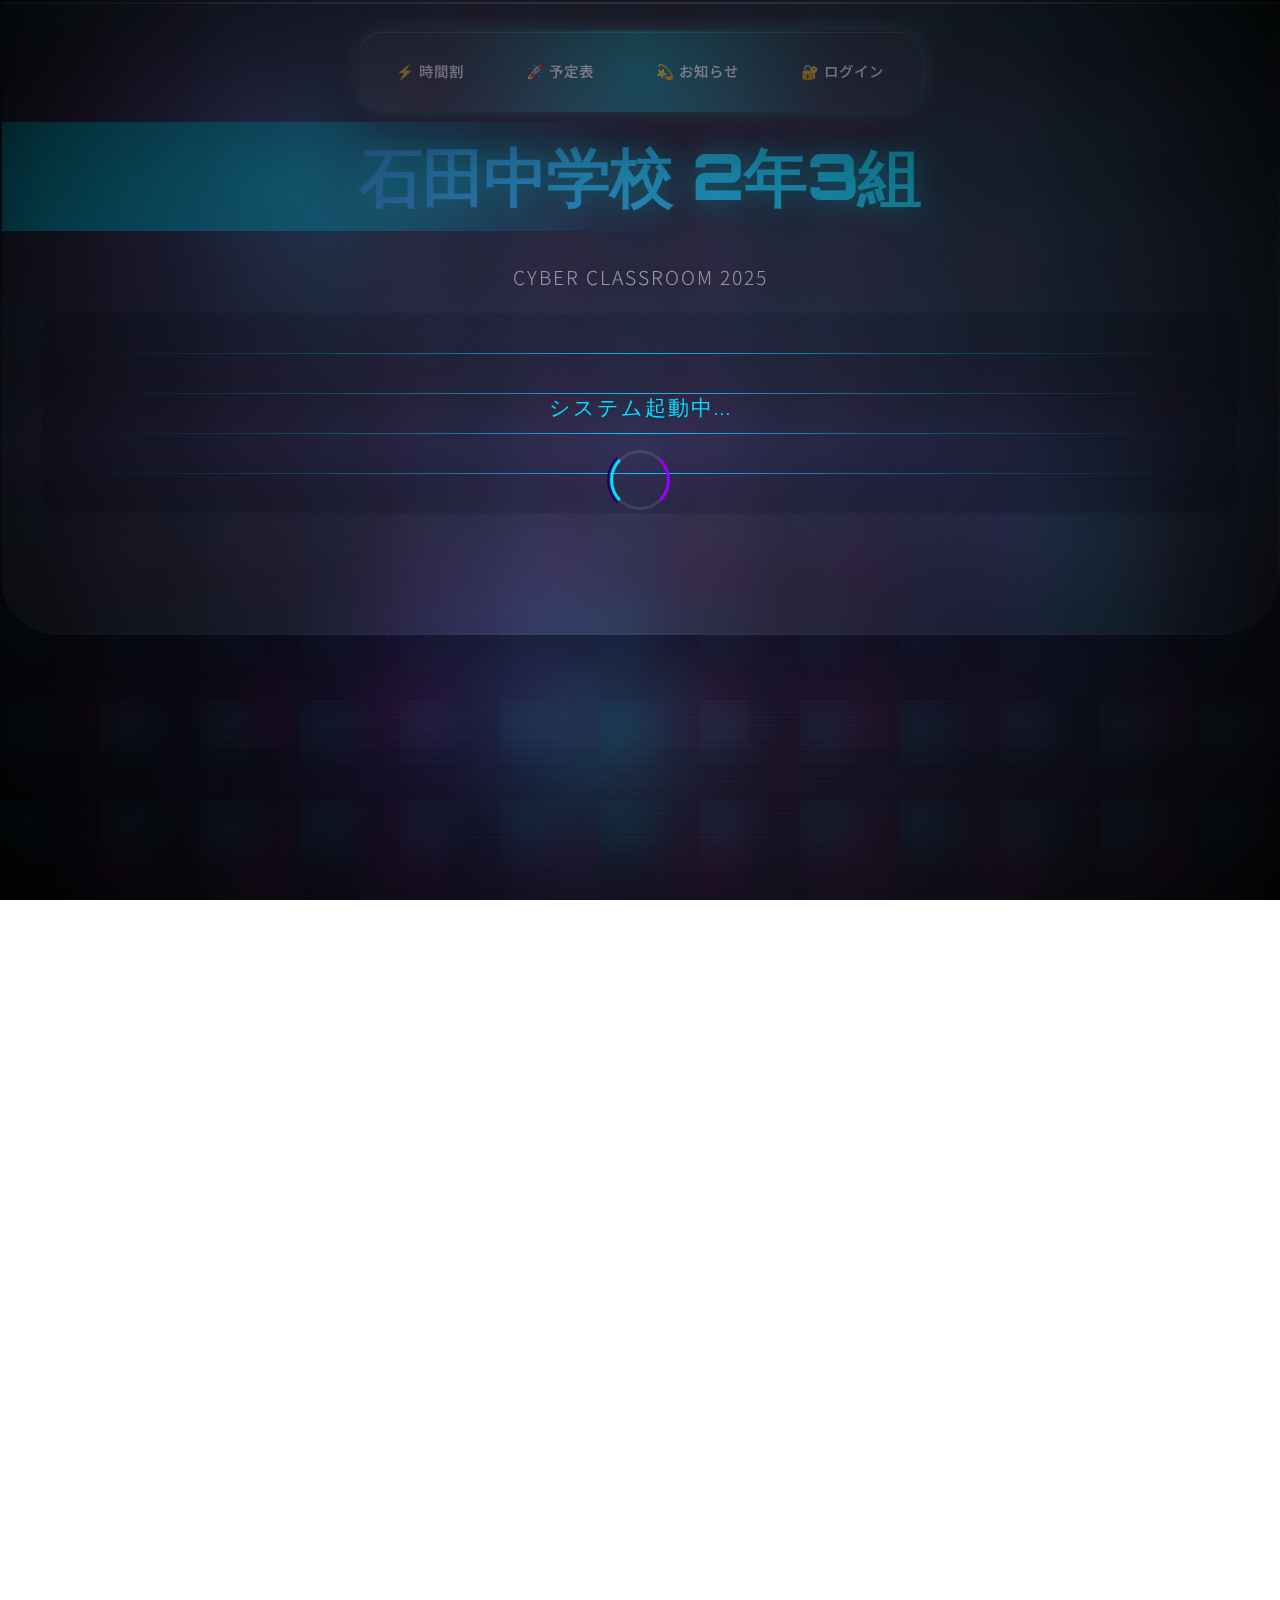
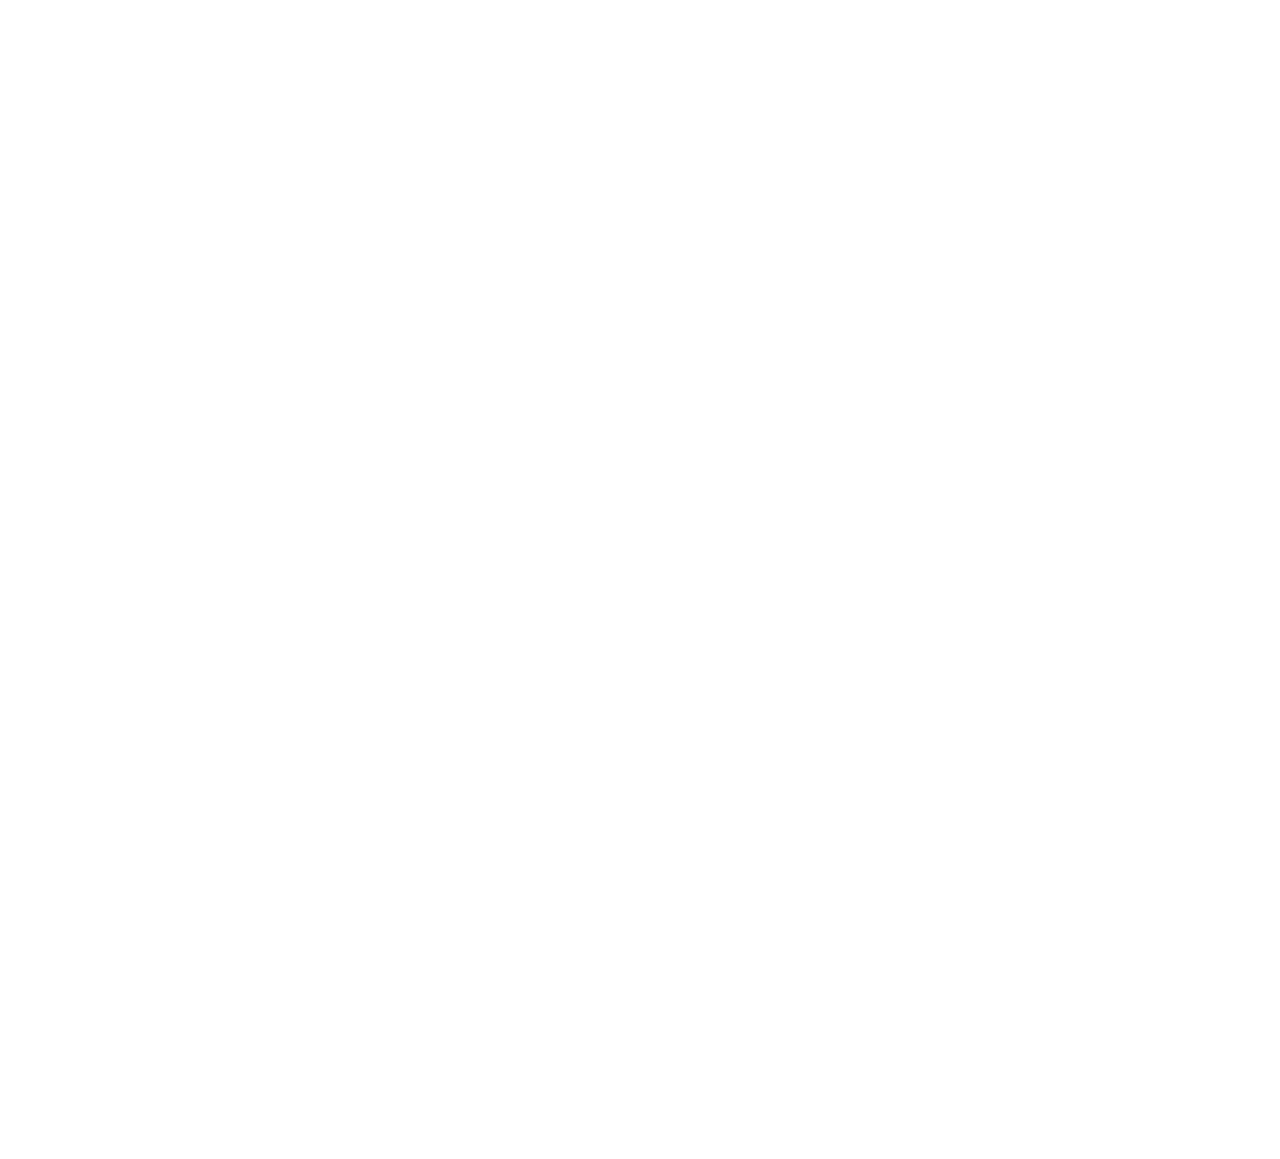
<file: index.html>
<!DOCTYPE html>
<html lang="ja">
<head>
  <meta charset="UTF-8">
  <meta name="viewport" content="width=device-width, initial-scale=1.0">
  <title>石田中学校 2年3組 - 未来型クラスルーム</title>
  
  <!-- Preload critical resources -->
  <link rel="preload" href="styles.css" as="style">
  <link rel="preload" href="app.js" as="script">
  
  <!-- Preconnect to external domains -->
  <link rel="preconnect" href="https://fonts.googleapis.com">
  <link rel="preconnect" href="https://fonts.gstatic.com" crossorigin>
  
  <!-- Load fonts with display=swap for better performance -->
  <link href="https://fonts.googleapis.com/css2?family=Noto+Sans+JP:wght@300;400;500;700;900&family=Orbitron:wght@400;700;900&display=swap" rel="stylesheet" media="print" onload="this.media='all'">
  <noscript><link href="https://fonts.googleapis.com/css2?family=Noto+Sans+JP:wght@300;400;500;700;900&family=Orbitron:wght@400;700;900&display=swap" rel="stylesheet"></noscript>
  
  <!-- Critical CSS inline for above-the-fold content -->
  <style>
    /* Critical styles for initial render */
    :root {
      --primary: #0a0a0b;
      --secondary: #1a1a1d;
      --accent: #6c5ce7;
      --neon: #00ffff;
      --transition: all 0.6s cubic-bezier(0.23, 1, 0.32, 1);
    }
    
    * {
      box-sizing: border-box;
      margin: 0;
      padding: 0;
    }
    
    body {
      font-family: 'Noto Sans JP', sans-serif;
      background: linear-gradient(145deg, #000000, #0a0a0b, #1a1a1d);
      color: white;
      overflow-x: hidden;
      min-height: 100vh;
      font-weight: 300;
      line-height: 1.7;
    }
    
    .loading {
      position: fixed;
      top: 0;
      left: 0;
      width: 100%;
      height: 100%;
      background: radial-gradient(circle, rgba(108, 92, 231, 0.2), rgba(0, 0, 0, 0.9));
      display: flex;
      flex-direction: column;
      align-items: center;
      justify-content: center;
      z-index: 10000;
      transition: all 1s ease;
    }
    
    .loading.fade-out {
      opacity: 0;
      pointer-events: none;
    }
  </style>
  
  <!-- Load main stylesheet -->
  <link rel="stylesheet" href="styles.css">
</head>
<body>
  <div class="loading" id="loading">
    <div class="loading-text">システム起動中...</div>
    <div class="cyber-spinner"></div>
  </div>

  <!-- Enhanced Background Elements -->
  <div class="grid-bg"></div>
  <div class="cyber-grid"></div>
  <div class="scan-lines"></div>
  <div class="energy-wave"></div>
  <div class="emp-pulse"></div>
  
  <div class="holo-orbs">
    <div class="holo-orb"></div>
    <div class="holo-orb"></div>
    <div class="holo-orb"></div>
  </div>
  
  <div class="neural-network">
    <div class="neural-node"></div>
    <div class="neural-node"></div>
    <div class="neural-node"></div>
    <div class="neural-node"></div>
  </div>
  
  <div class="data-fragments">
    <div class="data-fragment">01001000</div>
    <div class="data-fragment">CYBER_MODE</div>
    <div class="data-fragment">CONNECT_OK</div>
    <div class="data-fragment">NEURAL_LINK</div>
    <div class="data-fragment">SYS_ONLINE</div>
  </div>

  <!-- Canvas for particles - defer creation to reduce initial load -->
  <canvas id="particle-canvas" style="display: none;"></canvas>

  <nav>
    <a href="#schedule"><span>⚡ 時間割</span></a>
    <a href="#calendar"><span>🚀 予定表</span></a>
    <a href="#news"><span>💫 お知らせ</span></a>
    <a href="login.html"><span>🔐 ログイン</span></a>
  </nav>

  <header>
    <h1 class="glitch-text" data-text="石田中学校 2年3組">石田中学校 2年3組</h1>
    <p>CYBER CLASSROOM 2025</p>
    <div class="data-stream-visual">
      <div class="stream-line"></div>
      <div class="stream-line"></div>
      <div class="stream-line"></div>
      <div class="stream-line"></div>
    </div>
  </header>

  <div class="container">
    <section id="schedule">
      <h2>⚡ 時間割システム</h2>
      <div class="table-container">
        <table>
          <tr>
            <th>DAY</th><th>Period 1</th><th>Period 2</th><th>Period 3</th><th>Period 4</th><th>Period 5</th><th>Period 6</th>
          </tr>
          <tr><td>月曜</td><td>国語</td><td>数学</td><td>英語</td><td>理科</td><td>社会</td><td>体育</td></tr>
          <tr><td>火曜</td><td>数学</td><td>英語</td><td>国語</td><td>音楽</td><td>美術</td><td>技術</td></tr>
          <tr><td>水曜</td><td>理科</td><td>社会</td><td>英語</td><td>数学</td><td>国語</td><td>体育</td></tr>
          <tr><td>木曜</td><td>英語</td><td>数学</td><td>理科</td><td>技術</td><td>美術</td><td>社会</td></tr>
          <tr><td>金曜</td><td>体育</td><td>英語</td><td>数学</td><td>国語</td><td>理科</td><td>総合</td></tr>
        </table>
      </div>
    </section>

    <section id="calendar">
      <h2>🚀 イベントスケジュール</h2>
      <ul>
        <li>7月 3日（木） - 【重要】学級会議システム起動</li>
        <li>7月10日（木） - 【探索】校外学習ミッション（美術館データ収集）</li>
        <li>7月18日（金） - 【試験】期末テスト戦闘モード（数学・英語）</li>
        <li>7月24日（木） - 【準備】クラブ発表会システム構築</li>
        <li>7月30日（水） - 【完了】学期終了セレモニー</li>
      </ul>
    </section>

    <section id="news">
      <h2>💫 緊急通信</h2>
      <ul>
        <li>【アラート】体育着装備を忘れずに持参してください。システムエラーの原因となります。</li>
        <li>【データ】来週のテスト範囲はメインフレームで確認可能です。</li>
        <li>【イベント】クラブ発表会は7月25日（金）に実行されます。応援プログラム起動中！</li>
        <li>【更新】新しいホログラム教材が導入されました。次世代学習体験をお楽しみください。</li>
      </ul>
    </section>
  </div>

  <!-- Load JavaScript asynchronously to prevent render blocking -->
  <script src="app.js" defer></script>
  
  <!-- Service Worker for caching -->
  <script>
    if ('serviceWorker' in navigator) {
      window.addEventListener('load', () => {
        navigator.serviceWorker.register('sw.js').catch(() => {
          // Fail silently if service worker registration fails
        });
      });
    }
  </script>
</body>
</html>
</file>
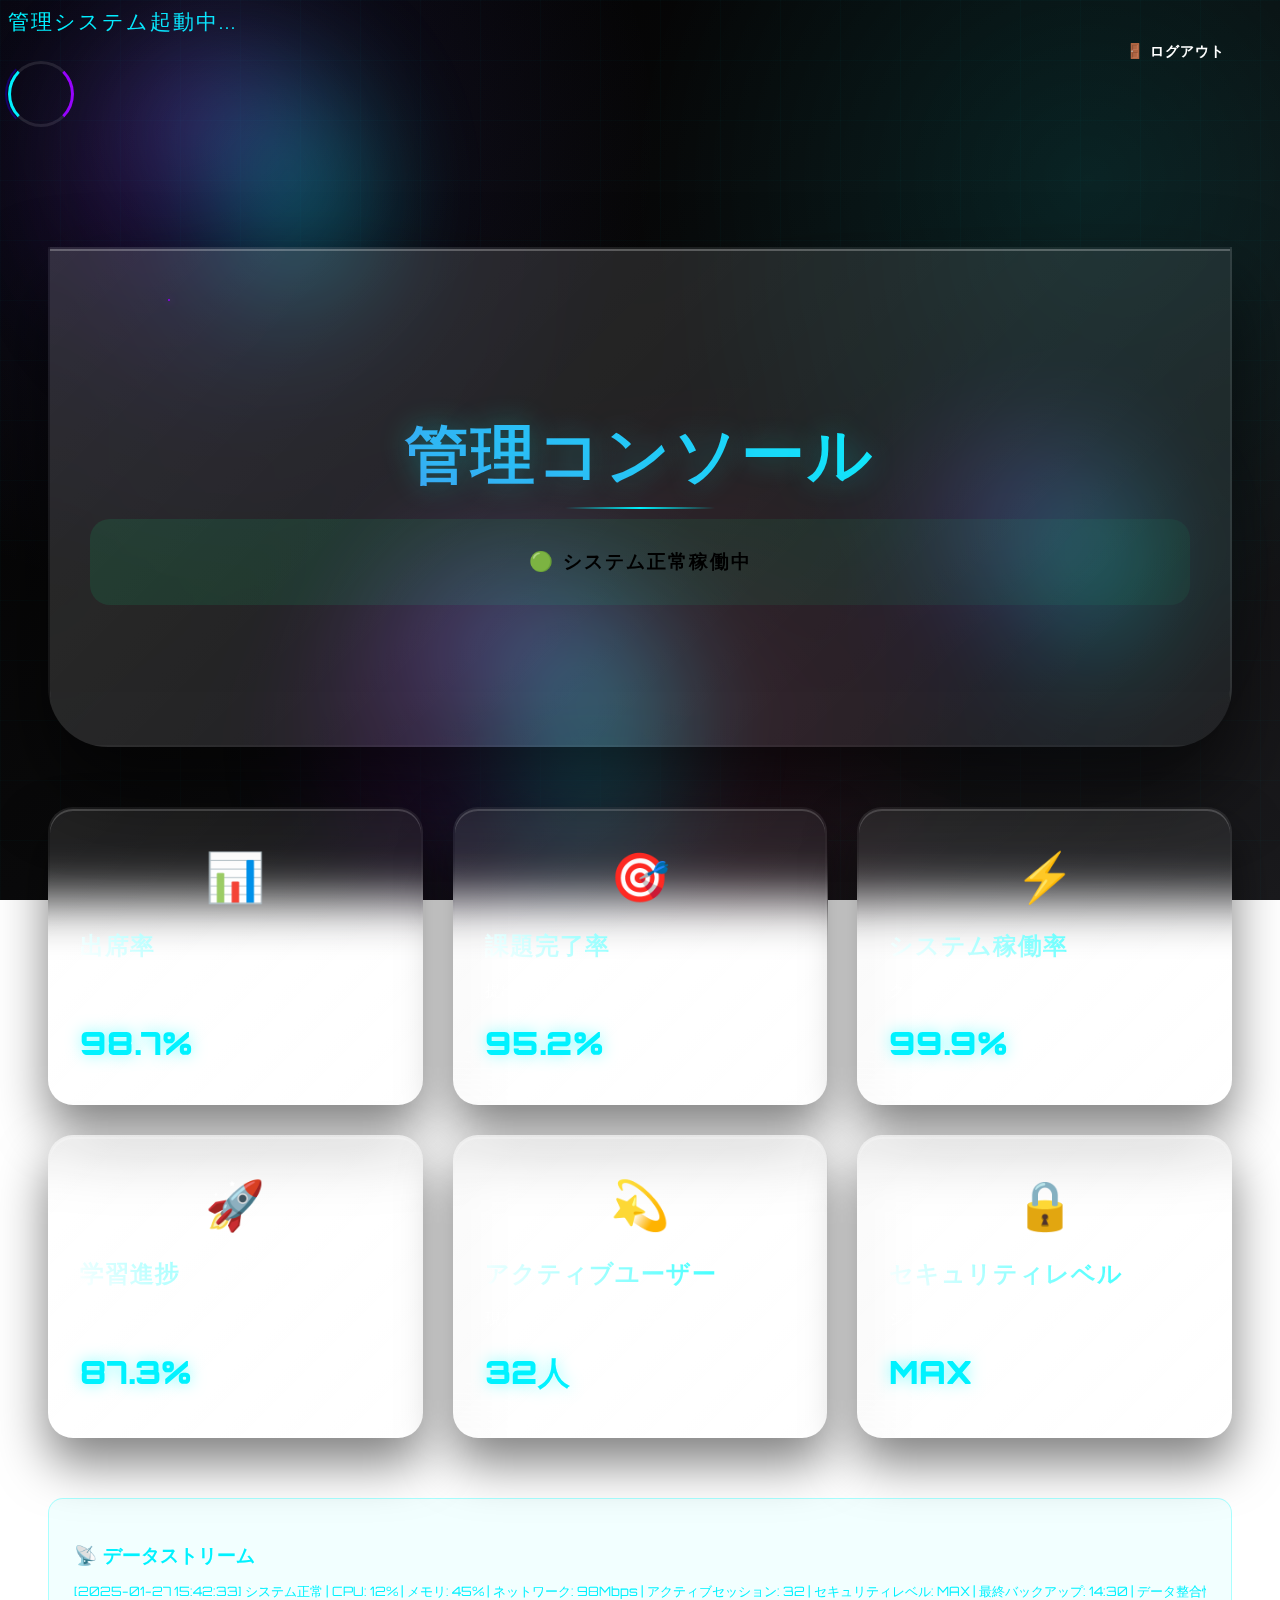
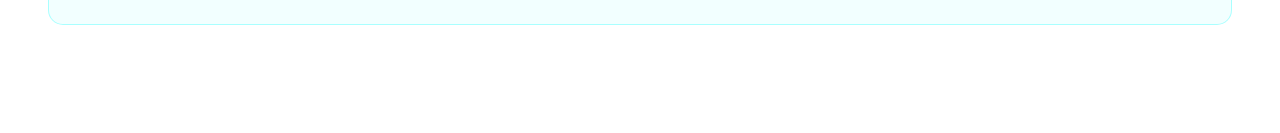
<file: dashboard.html>
<!DOCTYPE html>
<html lang="ja">
<head>
  <meta charset="UTF-8">
  <meta name="viewport" content="width=device-width, initial-scale=1.0">
  <title>管理コンソール - 石田中学校 2年3組</title>
  
  <!-- Preload critical resources -->
  <link rel="preload" href="styles.css" as="style">
  
  <!-- Preconnect to external domains -->
  <link rel="preconnect" href="https://fonts.googleapis.com">
  <link rel="preconnect" href="https://fonts.gstatic.com" crossorigin>
  
  <!-- Load fonts -->
  <link href="https://fonts.googleapis.com/css2?family=Noto+Sans+JP:wght@300;400;500;700;900&family=Orbitron:wght@400;700;900&display=swap" rel="stylesheet">
  
  <!-- Load main stylesheet -->
  <link rel="stylesheet" href="styles.css">
  
  <!-- Dashboard specific styles -->
  <style>
    .dashboard-container {
      max-width: 1600px;
      margin: 0 auto;
      padding: 120px 40px 100px;
      position: relative;
      z-index: 20;
    }
    
    .dashboard-header {
      text-align: center;
      margin-bottom: 60px;
      animation: headerSlideIn 2s ease-out;
    }
    
    @keyframes headerSlideIn {
      0% {
        transform: translateY(-50px) scale(0.9);
        opacity: 0;
        filter: blur(20px);
      }
      100% {
        transform: translateY(0) scale(1);
        opacity: 1;
        filter: blur(0);
      }
    }
    
    .dashboard-title {
      font-family: 'Orbitron', monospace;
      font-size: clamp(2.5rem, 5vw, 4rem);
      font-weight: 900;
      background: linear-gradient(45deg, #6c5ce7, #00ffff, #ff006b, #ffd700);
      -webkit-background-clip: text;
      -webkit-text-fill-color: transparent;
      background-clip: text;
      background-size: 300% 300%;
      animation: textGradient 3s ease infinite;
      margin-bottom: 20px;
      text-transform: uppercase;
      letter-spacing: 2px;
    }
    
    .dashboard-grid {
      display: grid;
      grid-template-columns: repeat(auto-fit, minmax(350px, 1fr));
      gap: 30px;
      margin-bottom: 60px;
    }
    
    .dashboard-card {
      background: linear-gradient(135deg, rgba(255, 255, 255, 0.1), rgba(255, 255, 255, 0.05));
      backdrop-filter: blur(25px);
      border: 2px solid transparent;
      border-radius: 25px;
      padding: 40px 30px;
      box-shadow: 
        0 25px 50px rgba(0, 0, 0, 0.5),
        inset 0 2px 0 rgba(255, 255, 255, 0.2);
      position: relative;
      overflow: hidden;
      transition: all 0.6s cubic-bezier(0.23, 1, 0.32, 1);
      animation: cardAppear 1.5s ease-out;
      animation-fill-mode: both;
    }
    
    .dashboard-card:nth-child(1) { animation-delay: 0.2s; }
    .dashboard-card:nth-child(2) { animation-delay: 0.4s; }
    .dashboard-card:nth-child(3) { animation-delay: 0.6s; }
    .dashboard-card:nth-child(4) { animation-delay: 0.8s; }
    .dashboard-card:nth-child(5) { animation-delay: 1.0s; }
    .dashboard-card:nth-child(6) { animation-delay: 1.2s; }
    
    @keyframes cardAppear {
      0% {
        transform: translateY(100px) rotateX(30deg) scale(0.8);
        opacity: 0;
        filter: blur(20px);
      }
      100% {
        transform: translateY(0) rotateX(0deg) scale(1);
        opacity: 1;
        filter: blur(0);
      }
    }
    
    .dashboard-card::before {
      content: '';
      position: absolute;
      inset: -2px;
      background: conic-gradient(from 0deg, #6c5ce7, #00ffff, #ff006b, #ffd700, #6c5ce7);
      border-radius: 25px;
      z-index: -1;
      opacity: 0;
      transition: all 0.6s ease;
    }
    
    .dashboard-card:hover::before {
      opacity: 0.3;
      animation: borderPulse 2s ease-in-out infinite;
    }
    
    @keyframes borderPulse {
      0%, 100% { opacity: 0.3; transform: scale(1); }
      50% { opacity: 0.6; transform: scale(1.02); }
    }
    
    .dashboard-card:hover {
      transform: translateY(-10px) scale(1.02);
      box-shadow: 
        0 40px 80px rgba(0, 0, 0, 0.7),
        0 0 40px rgba(0, 255, 255, 0.3);
    }
    
    .card-icon {
      font-size: 3rem;
      margin-bottom: 20px;
      display: block;
      text-align: center;
      animation: iconFloat 3s ease-in-out infinite;
    }
    
    @keyframes iconFloat {
      0%, 100% { transform: translateY(0px) rotate(0deg); }
      25% { transform: translateY(-5px) rotate(2deg); }
      50% { transform: translateY(0px) rotate(0deg); }
      75% { transform: translateY(-3px) rotate(-2deg); }
    }
    
    .card-title {
      font-family: 'Orbitron', monospace;
      font-size: 1.5rem;
      font-weight: 700;
      margin-bottom: 15px;
      background: linear-gradient(45deg, #ffffff, #00ffff);
      -webkit-background-clip: text;
      -webkit-text-fill-color: transparent;
      background-clip: text;
      text-transform: uppercase;
      letter-spacing: 1px;
    }
    
    .card-description {
      color: rgba(255, 255, 255, 0.8);
      line-height: 1.6;
      margin-bottom: 20px;
    }
    
    .card-value {
      font-family: 'Orbitron', monospace;
      font-size: 2rem;
      font-weight: 900;
      color: var(--neon);
      text-shadow: 0 0 15px rgba(0, 255, 255, 0.5);
      animation: valueCounter 2s ease-out;
    }
    
    @keyframes valueCounter {
      0% { transform: scale(0); opacity: 0; }
      70% { transform: scale(1.1); }
      100% { transform: scale(1); opacity: 1; }
    }
    
    .logout-btn {
      position: fixed;
      top: 30px;
      right: 30px;
      padding: 12px 25px;
      background: linear-gradient(135deg, var(--danger), rgba(255, 0, 107, 0.8));
      border: none;
      border-radius: 20px;
      color: white;
      font-weight: 700;
      text-decoration: none;
      text-transform: uppercase;
      letter-spacing: 1px;
      transition: var(--transition);
      z-index: 1000;
      font-size: 0.9rem;
    }
    
    .logout-btn:hover {
      transform: scale(1.05) translateY(-2px);
      box-shadow: 0 10px 25px rgba(255, 0, 107, 0.4);
    }
    
    .system-status {
      background: linear-gradient(135deg, rgba(0, 255, 136, 0.1), rgba(0, 255, 136, 0.05));
      border: 2px solid var(--success);
      border-radius: 20px;
      padding: 30px;
      margin-bottom: 40px;
      text-align: center;
      animation: statusPulse 3s ease-in-out infinite;
    }
    
    @keyframes statusPulse {
      0%, 100% { 
        box-shadow: 0 0 20px rgba(0, 255, 136, 0.3);
        border-color: var(--success);
      }
      50% { 
        box-shadow: 0 0 40px rgba(0, 255, 136, 0.6);
        border-color: rgba(0, 255, 136, 0.8);
      }
    }
    
    .status-text {
      font-family: 'Orbitron', monospace;
      font-size: 1.2rem;
      font-weight: 700;
      color: var(--success);
      text-transform: uppercase;
      letter-spacing: 2px;
    }
    
    .matrix-effect {
      position: fixed;
      top: 0;
      left: 0;
      width: 100%;
      height: 100%;
      pointer-events: none;
      z-index: 1;
      opacity: 0.1;
    }
    
    .hologram-display {
      position: relative;
      background: rgba(0, 255, 255, 0.05);
      border: 1px solid rgba(0, 255, 255, 0.3);
      border-radius: 15px;
      padding: 25px;
      overflow: hidden;
    }
    
    .hologram-display::before {
      content: '';
      position: absolute;
      top: 0;
      left: -100%;
      width: 100%;
      height: 100%;
      background: linear-gradient(90deg, transparent, rgba(0, 255, 255, 0.2), transparent);
      animation: holoScan 3s ease-in-out infinite;
    }
    
    @keyframes holoScan {
      0% { left: -100%; }
      100% { left: 100%; }
    }
    
    .data-stream {
      font-family: 'Orbitron', monospace;
      font-size: 0.8rem;
      color: var(--neon);
      line-height: 1.2;
      white-space: nowrap;
      overflow: hidden;
      animation: dataFlow 8s linear infinite;
    }
    
    @keyframes dataFlow {
      0% { transform: translateX(100%); }
      100% { transform: translateX(-100%); }
    }
  </style>
</head>
<body>
  <div class="loading" id="loading">
    <div class="loading-text">管理システム起動中...</div>
    <div class="cyber-spinner"></div>
  </div>

  <!-- Background elements -->
  <div class="grid-bg"></div>
  <div class="holo-orbs">
    <div class="holo-orb"></div>
    <div class="holo-orb"></div>
    <div class="holo-orb"></div>
  </div>

  <!-- Matrix effect canvas -->
  <canvas id="matrix-canvas" class="matrix-effect"></canvas>
  <canvas id="particle-canvas" style="display: none;"></canvas>

  <a href="index.html" class="logout-btn">🚪 ログアウト</a>

  <div class="dashboard-container">
    <header class="dashboard-header">
      <h1 class="dashboard-title">管理コンソール</h1>
      <div class="system-status">
        <div class="status-text">🟢 システム正常稼働中</div>
      </div>
    </header>

    <div class="dashboard-grid">
      <div class="dashboard-card">
        <span class="card-icon">📊</span>
        <h3 class="card-title">出席率</h3>
        <p class="card-description">今月のクラス出席率データ</p>
        <div class="card-value" data-value="98.7">98.7%</div>
      </div>

      <div class="dashboard-card">
        <span class="card-icon">🎯</span>
        <h3 class="card-title">課題完了率</h3>
        <p class="card-description">提出期限内の課題完了率</p>
        <div class="card-value" data-value="95.2">95.2%</div>
      </div>

      <div class="dashboard-card">
        <span class="card-icon">⚡</span>
        <h3 class="card-title">システム稼働率</h3>
        <p class="card-description">クラスシステムの稼働状況</p>
        <div class="card-value" data-value="99.9">99.9%</div>
      </div>

      <div class="dashboard-card">
        <span class="card-icon">🚀</span>
        <h3 class="card-title">学習進捗</h3>
        <p class="card-description">カリキュラム進行状況</p>
        <div class="card-value" data-value="87.3">87.3%</div>
      </div>

      <div class="dashboard-card">
        <span class="card-icon">💫</span>
        <h3 class="card-title">アクティブユーザー</h3>
        <p class="card-description">現在オンラインの生徒数</p>
        <div class="card-value" data-value="32">32人</div>
      </div>

      <div class="dashboard-card">
        <span class="card-icon">🔒</span>
        <h3 class="card-title">セキュリティレベル</h3>
        <p class="card-description">システムセキュリティ状況</p>
        <div class="card-value" data-value="MAX">MAX</div>
      </div>
    </div>

    <div class="hologram-display">
      <h3 style="color: var(--neon); margin-bottom: 15px; font-family: 'Orbitron', monospace;">📡 データストリーム</h3>
      <div class="data-stream">
        [2025-01-27 15:42:33] システム正常 | CPU: 12% | メモリ: 45% | ネットワーク: 98Mbps | 
        アクティブセッション: 32 | セキュリティレベル: MAX | 
        最終バックアップ: 14:30 | データ整合性: 100% | 
        予定通知: 7月3日学級会議 | 課題締切: 数学ワークP.45-47 | 
        システムアップデート: 次回メンテナンス 7月1日 02:00-04:00
      </div>
    </div>
  </div>

  <!-- Load JavaScript -->
  <script src="app.js" defer></script>
  
  <script>
    // Matrix rain effect
    function initMatrixEffect() {
      const canvas = document.getElementById('matrix-canvas');
      const ctx = canvas.getContext('2d');
      
      canvas.width = window.innerWidth;
      canvas.height = window.innerHeight;
      
      const katakana = 'アイウエオカキクケコサシスセソタチツテトナニヌネノハヒフヘホマミムメモヤユヨラリルレロワヲン';
      const latin = 'ABCDEFGHIJKLMNOPQRSTUVWXYZ';
      const nums = '0123456789';
      const alphabet = katakana + latin + nums;
      
      const fontSize = 16;
      const columns = canvas.width / fontSize;
      
      const rainDrops = [];
      
      for(let x = 0; x < columns; x++) {
        rainDrops[x] = 1;
      }
      
      function draw() {
        ctx.fillStyle = 'rgba(0, 0, 0, 0.05)';
        ctx.fillRect(0, 0, canvas.width, canvas.height);
        
        ctx.fillStyle = '#0F3';
        ctx.font = fontSize + 'px monospace';
        
        for(let i = 0; i < rainDrops.length; i++) {
          const text = alphabet.charAt(Math.floor(Math.random() * alphabet.length));
          ctx.fillText(text, i * fontSize, rainDrops[i] * fontSize);
          
          if(rainDrops[i] * fontSize > canvas.height && Math.random() > 0.975) {
            rainDrops[i] = 0;
          }
          rainDrops[i]++;
        }
      }
      
      setInterval(draw, 35);
    }
    
    // Counter animation for values
    function animateValue(element, start, end, duration) {
      let startTimestamp = null;
      const step = (timestamp) => {
        if (!startTimestamp) startTimestamp = timestamp;
        const progress = Math.min((timestamp - startTimestamp) / duration, 1);
        const current = progress * (end - start) + start;
        
        if (element.dataset.value.includes('%')) {
          element.textContent = current.toFixed(1) + '%';
        } else if (element.dataset.value.includes('人')) {
          element.textContent = Math.floor(current) + '人';
        } else if (element.dataset.value === 'MAX') {
          element.textContent = 'MAX';
        } else {
          element.textContent = current.toFixed(1) + '%';
        }
        
        if (progress < 1) {
          window.requestAnimationFrame(step);
        }
      };
      window.requestAnimationFrame(step);
    }
    
    // Initialize everything when page loads
    window.addEventListener('load', () => {
      setTimeout(() => {
        const loading = document.getElementById('loading');
        if (loading) {
          loading.classList.add('fade-out');
          setTimeout(() => loading.remove(), 1000);
        }
        
        // Start matrix effect
        initMatrixEffect();
        
        // Animate counter values
        document.querySelectorAll('.card-value').forEach((element, index) => {
          setTimeout(() => {
            const value = parseFloat(element.dataset.value);
            if (!isNaN(value)) {
              animateValue(element, 0, value, 2000);
            }
          }, index * 200);
        });
      }, 1500);
    });
    
    // Resize matrix canvas
    window.addEventListener('resize', () => {
      const canvas = document.getElementById('matrix-canvas');
      canvas.width = window.innerWidth;
      canvas.height = window.innerHeight;
    });
  </script>
</body>
</html>
</file>
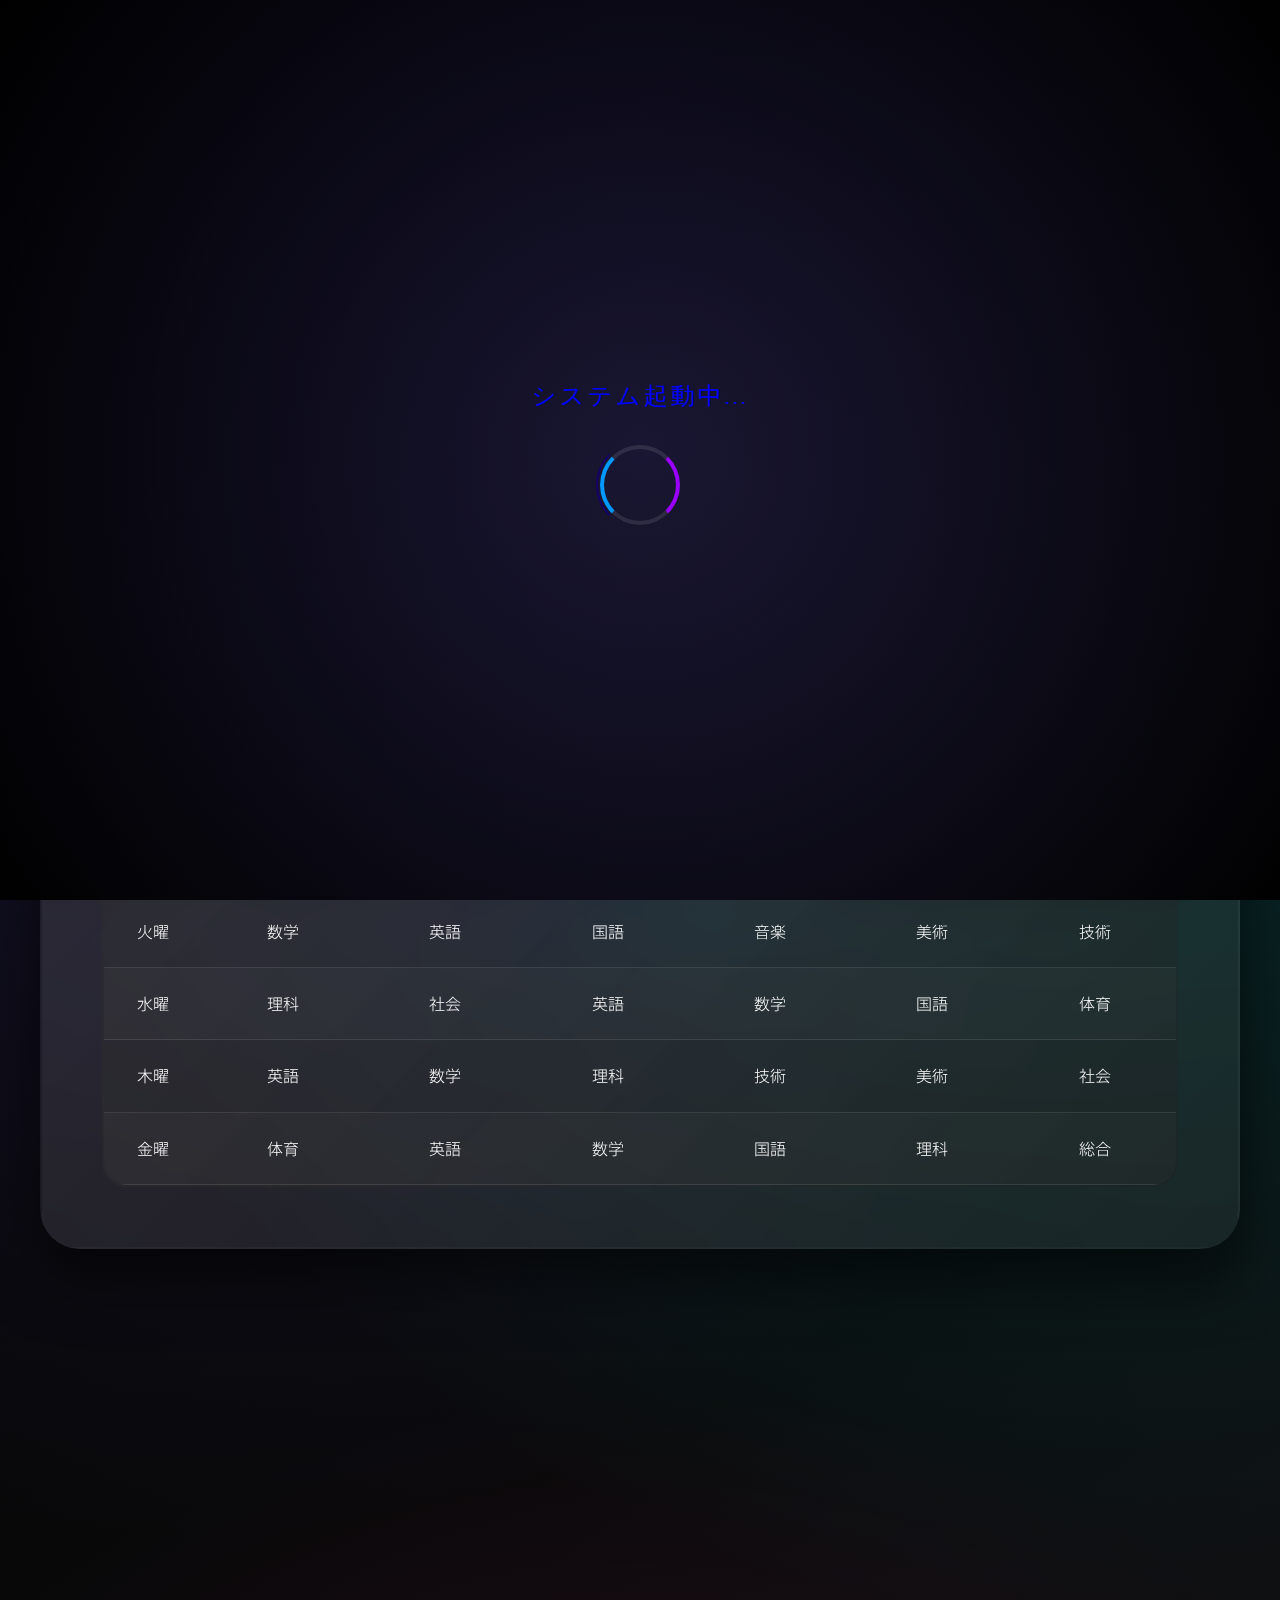
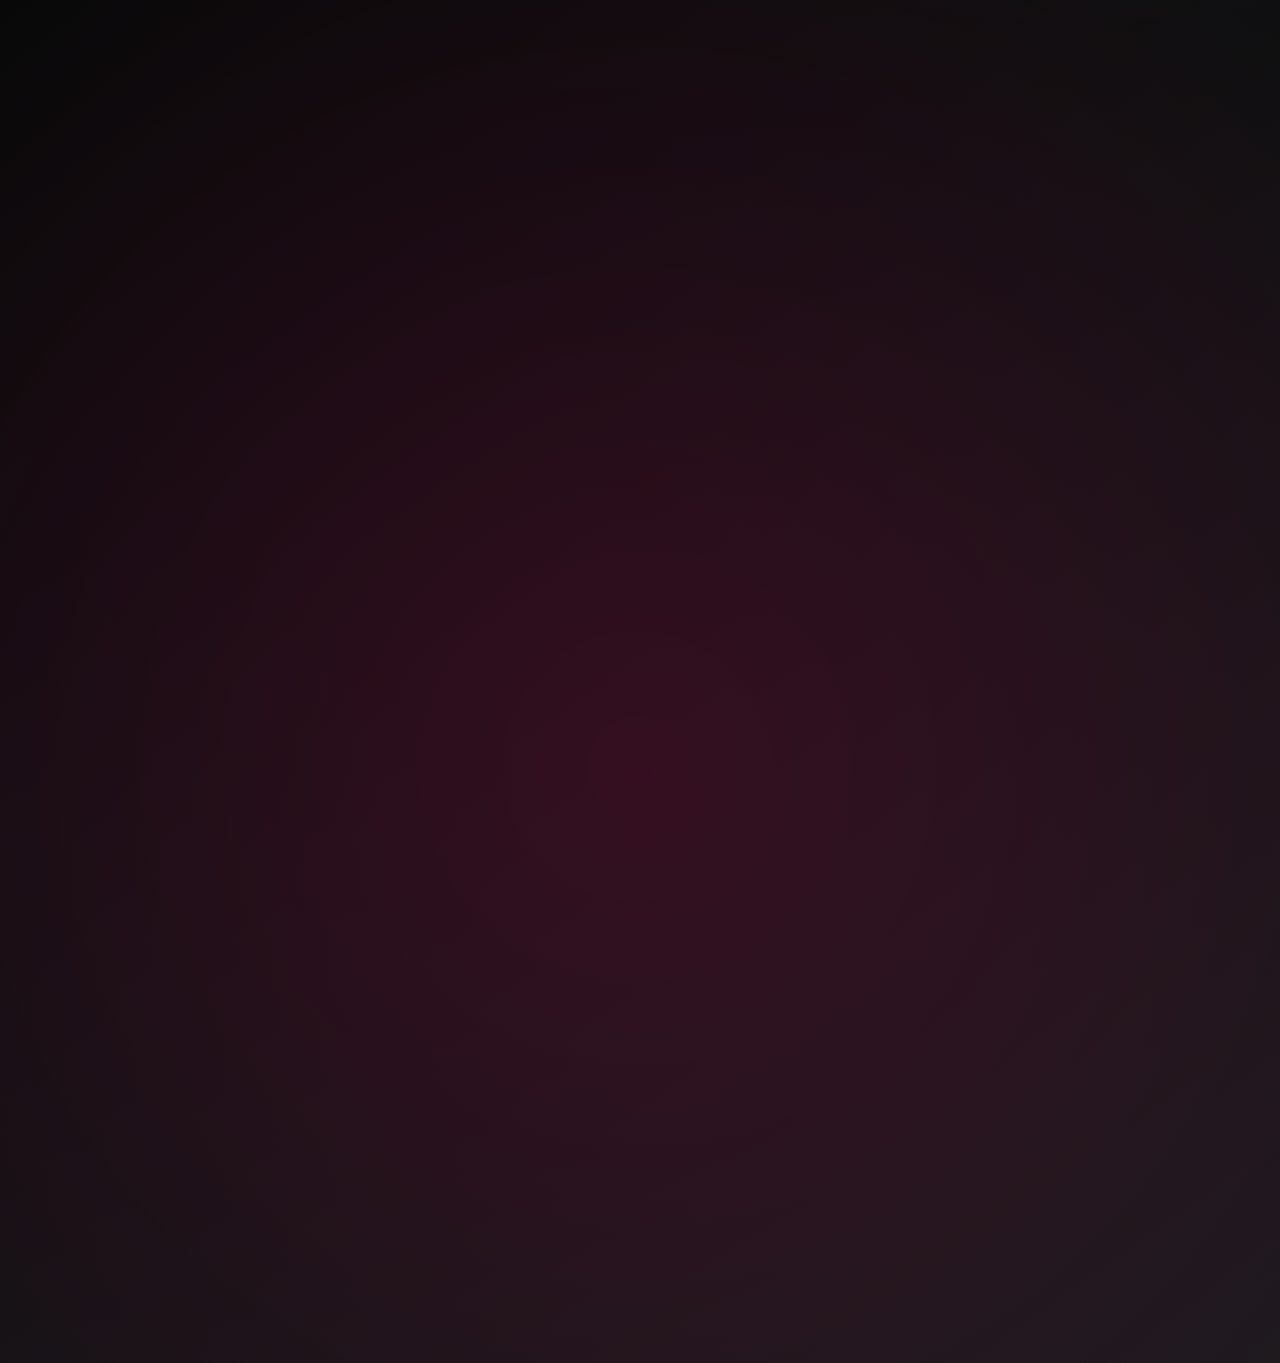
<file: ishida_modern_site (1).html>
<!DOCTYPE html>
<html lang="ja">
<head>
  <meta charset="UTF-8">
  <meta name="viewport" content="width=device-width, initial-scale=1.0">
  <title>石田中学校 2年3組 - 未来型クラスルーム</title>
  <link href="https://fonts.googleapis.com/css2?family=Noto+Sans+JP:wght@300;400;500;700;900&family=Orbitron:wght@400;700;900&display=swap" rel="stylesheet">
  <style>
    :root {
      --primary: #0a0a0b;
      --secondary: #1a1a1d;
      --accent: #6c5ce7;
      --neon: #00ffff;
      --pink: #9900ff;
      --navy: #3742fa;
      --gold: #160067;
      --glass: rgba(255, 255, 255, 0.1);
      --glass-heavy: rgba(255, 255, 255, 0.15);
      --shadow-neon: 0 0 30px rgba(0, 255, 255, 0.5);
      --shadow-3d: 0 25px 50px -12px rgba(0, 0, 0, 0.6);
      --blur: blur(20px);
      --transition: all 0.6s cubic-bezier(0.23, 1, 0.32, 1);
    }

    * {
      box-sizing: border-box;
      margin: 0;
      padding: 0;
    }

    body {
      font-family: 'Noto Sans JP', sans-serif;
      background: 
        radial-gradient(circle at 15% 15%, rgba(108, 92, 231, 0.2) 0%, transparent 40%),
        radial-gradient(circle at 85% 20%, rgba(0, 255, 255, 0.15) 0%, transparent 40%),
        radial-gradient(circle at 50% 80%, rgba(255, 0, 107, 0.15) 0%, transparent 40%),
        linear-gradient(145deg, #000000, #0a0a0b, #1a1a1d);
      color: white;
      overflow-x: hidden;
      position: relative;
      min-height: 100vh;
      font-weight: 300;
      line-height: 1.7;
    }

    /* 3D Background Grid */
    .grid-bg {
      position: fixed;
      top: 0;
      left: 0;
      width: 100%;
      height: 100%;
      pointer-events: none;
      z-index: 1;
      background: 
        linear-gradient(rgba(0, 255, 255, 0.03) 1px, transparent 1px),
        linear-gradient(90deg, rgba(0, 255, 255, 0.03) 1px, transparent 1px);
      background-size: 60px 60px;
      animation: gridMove 20s linear infinite;
    }

    @keyframes gridMove {
      0% { transform: translate(0, 0); }
      100% { transform: translate(60px, 60px); }
    }

    /* Holographic orbs */
    .holo-orbs {
      position: fixed;
      top: 0;
      left: 0;
      width: 100%;
      height: 100%;
      pointer-events: none;
      z-index: 2;
    }

    .holo-orb {
      position: absolute;
      border-radius: 50%;
      background: conic-gradient(from 0deg, #6c5ce7, #00ffff, #090741c4, #a600ff43, #6c5ce7);
      filter: blur(80px);
      animation: holoFloat 25s infinite ease-in-out;
      opacity: 0.6;
    }

    .holo-orb:nth-child(1) {
      width: 400px;
      height: 400px;
      top: 5%;
      left: 5%;
      animation-delay: 0s;
    }

    .holo-orb:nth-child(2) {
      width: 300px;
      height: 300px;
      top: 50%;
      right: 10%;
      animation-delay: -8s;
    }

    .holo-orb:nth-child(3) {
      width: 500px;
      height: 500px;
      bottom: 0%;
      left: 25%;
      animation-delay: -16s;
    }

    @keyframes holoFloat {
      0%, 100% { 
        transform: translate(0, 0) scale(1) rotate(0deg); 
        opacity: 0.3; 
      }
      25% { 
        transform: translate(150px, -100px) scale(1.2) rotate(90deg); 
        opacity: 0.6; 
      }
      50% { 
        transform: translate(-80px, 80px) scale(0.8) rotate(180deg); 
        opacity: 0.4; 
      }
      75% { 
        transform: translate(100px, 150px) scale(1.1) rotate(270deg); 
        opacity: 0.7; 
      }
    }

    /* Advanced particle canvas */
    #particle-canvas {
      position: fixed;
      top: 0;
      left: 0;
      width: 100%;
      height: 100%;
      pointer-events: none;
      z-index: 15;
    }

    /* Floating navigation with holographic effect */
    nav {
      position: fixed;
      top: 30px;
      left: 50%;
      transform: translateX(-50%);
      display: flex;
      gap: 12px;
      background: linear-gradient(135deg, rgba(255, 255, 255, 0.1), rgba(255, 255, 255, 0.05));
      backdrop-filter: blur(25px);
      border: 2px solid transparent;
      border-radius: 25px;
      padding: 12px;
      z-index: 1000;
      box-shadow: 
        0 25px 50px rgba(0, 0, 0, 0.5),
        inset 0 1px 0 rgba(255, 255, 255, 0.2);
      animation: navHover 4s ease-in-out infinite;
    }

    @keyframes navHover {
      0%, 100% { transform: translateX(-50%) translateY(0px); }
      50% { transform: translateX(-50%) translateY(-5px); }
    }

    nav::before {
  content: '';
  position: absolute;
  inset: -2px;
  background: radial-gradient(circle at center, rgba(0, 255, 255, 0.6), transparent 70%);
  border-radius: 25px;
  z-index: -1;
  animation: pulseGlow 2s ease-in-out infinite;
  box-shadow:
    0 0 30px rgba(0, 255, 255, 0.4),
    0 0 60px rgba(255, 0, 107, 0.2),
    0 0 90px rgba(255, 215, 0, 0.1);
}

@keyframes pulseGlow {
  0%, 100% {
    transform: scale(1);
    opacity: 0.7;
  }
  50% {
    transform: scale(1.05);
    opacity: 1;
  }
}


    @keyframes navBorderRotate {
      0% { transform: rotate(0deg); }
      100% { transform: rotate(360deg); }
    }

    nav a {
      color: white;
      font-weight: 500;
      text-decoration: none;
      padding: 15px 25px;
      border-radius: 18px;
      transition: var(--transition);
      position: relative;
      font-size: 0.9rem;
      overflow: hidden;
      text-transform: uppercase;
      letter-spacing: 1px;
    }

    nav a::before {
      content: '';
      position: absolute;
      inset: 0;
      background: linear-gradient(135deg, var(--neon), var(--pink));
      border-radius: 18px;
      opacity: 0;
      transition: var(--transition);
      transform: scale(0.8);
    }

    nav a:hover::before {
      opacity: 1;
      transform: scale(1);
    }

    nav a:hover {
      transform: scale(1.1) translateY(-3px);
      box-shadow: var(--shadow-neon);
      text-shadow: 0 0 20px rgba(0, 255, 255, 0.8);
    }

    nav a span {
      position: relative;
      z-index: 1;
    }

    /* Holographic header */
    header {
      position: relative;
      text-align: center;
      padding: 120px 40px 100px;
      background: 
        linear-gradient(135deg, rgba(255, 255, 255, 0.15) 0%, rgba(255, 255, 255, 0.05) 100%);
      backdrop-filter: blur(30px);
      border: 2px solid transparent;
      border-radius: 0 0 60px 60px;
      box-shadow: 
        0 40px 80px rgba(0, 0, 0, 0.7),
        inset 0 2px 0 rgba(255, 255, 255, 0.3);
      z-index: 100;
      overflow: hidden;
    }

    header::before {
      content: '';
      position: absolute;
      inset: -2px;
      background: conic-gradient(from 0deg,rgba(255, 0, 0, 0));
      border-radius: 0 0 60px 60px;
      z-index: -1;
      animation: headerBorderRotate 4s linear infinite;
    }

    @keyframes headerBorderRotate {
      0% { transform: rotate(0deg); }
      100% { transform: rotate(360deg); }
    }

    header h1 {
      font-family: 'Orbitron', monospace;
      font-size: clamp(3rem, 6vw, 5rem);
      font-weight: 900;
      background: linear-gradient(45deg, #6c5ce7, #00ffff, #ff006b, #ffd700);
      -webkit-background-clip: text;
      -webkit-text-fill-color: transparent;
      background-clip: text;
      background-size: 300% 300%;
      animation: textGradient 3s ease infinite, titleFloat 2s ease-out;
      margin-bottom: 30px;
      text-shadow: 0 0 50px rgba(0, 255, 255, 0.5);
      letter-spacing: -0.02em;
      position: relative;
    }

    @keyframes textGradient {
      0% { background-position: 0% 50%; }
      50% { background-position: 100% 50%; }
      100% { background-position: 0% 50%; }
    }

    @keyframes titleFloat {
      0% { 
        transform: translateY(50px) scale(0.8); 
        opacity: 0;
        filter: blur(20px);
      }
      100% { 
        transform: translateY(0) scale(1); 
        opacity: 1;
        filter: blur(0);
      }
    }

    header h1::after {
      content: '';
      position: absolute;
      bottom: -10px;
      left: 50%;
      transform: translateX(-50%);
      width: 200px;
      height: 3px;
      background: linear-gradient(90deg, transparent, var(--neon), transparent);
      animation: underlineGlow 2s ease-in-out infinite;
    }

    @keyframes underlineGlow {
      0%, 100% { opacity: 0.5; transform: translateX(-50%) scaleX(0.5); }
      50% { opacity: 1; transform: translateX(-50%) scaleX(1); }
    }

    header p {
      font-size: 1.4rem;
      font-weight: 300;
      color: rgba(255, 255, 255, 0.9);
      animation: subtitleSlide 2s ease-out 0.5s both;
      text-transform: uppercase;
      letter-spacing: 2px;
    }

    @keyframes subtitleSlide {
      from { transform: translateY(30px); opacity: 0; }
      to { transform: translateY(0); opacity: 0.9; }
    }

    /* Container */
    .container {
      max-width: 1400px;
      margin: 0 auto;
      padding: 150px 40px 100px;
      position: relative;
      z-index: 20;
    }

    /* Ultra-modern sections */
    section {
      margin-bottom: 80px;
      padding: 60px;
      background: 
        linear-gradient(135deg, rgba(255, 255, 255, 0.12) 0%, rgba(255, 255, 255, 0.06) 100%);
      backdrop-filter: blur(25px);
      border: 2px solid transparent;
      border-radius: 40px;
      box-shadow: 
        0 30px 60px rgba(0, 0, 0, 0.6),
        inset 0 2px 0 rgba(255, 255, 255, 0.25);
      opacity: 0;
      transform: translateY(80px) rotateX(20deg);
      transition: all 1s cubic-bezier(0.23, 1, 0.32, 1);
      position: relative;
      overflow: hidden;
    }

    section::before {
      content: '';
      position: absolute;
      inset: -2px;
      background: conic-gradient(from 0deg, #6c5ce7, #00ffff, #ff006b, #ffd700, #6c5ce7);
      border-radius: 40px;
      z-index: -1;
      opacity: 0;
      transition: var(--transition);
    }

    section:hover::before {
      opacity: 0.3;
      animation: sectionBorderPulse 2s ease-in-out infinite;
    }

    @keyframes sectionBorderPulse {
      0%, 100% { opacity: 0.3; }
      50% { opacity: 0.6; }
    }

    section.visible {
      opacity: 1;
      transform: translateY(0) rotateX(0deg);
    }

    section:hover {
      transform: translateY(-10px) scale(1.02);
      box-shadow: 
        0 50px 100px rgba(0, 0, 0, 0.8),
        0 0 50px rgba(0, 255, 255, 0.3);
    }

    /* Holographic headings */
    h2 {
      font-family: 'Orbitron', monospace;
      font-size: 2.5rem;
      font-weight: 700;
      margin-bottom: 40px;
      background: linear-gradient(45deg, #ffffff, #00ffff, #ff006b);
      -webkit-background-clip: text;
      -webkit-text-fill-color: transparent;
      background-clip: text;
      background-size: 200% 200%;
      animation: h2Gradient 3s ease infinite;
      position: relative;
      padding-left: 40px;
      text-transform: uppercase;
      letter-spacing: 1px;
    }

    @keyframes h2Gradient {
      0% { background-position: 0% 50%; }
      50% { background-position: 100% 50%; }
      100% { background-position: 0% 50%; }
    }

    h2::before {
      content: '';
      position: absolute;
      left: 0;
      top: 50%;
      transform: translateY(-50%);
      width: 8px;
      height: 70%;
      background: linear-gradient(135deg, var(--neon), var(--pink));
      border-radius: 4px;
      box-shadow: 
        0 0 20px var(--neon),
        0 0 40px var(--pink);
      animation: barPulse 2s ease-in-out infinite;
    }

    @keyframes barPulse {
      0%, 100% { transform: translateY(-50%) scale(1); }
      50% { transform: translateY(-50%) scale(1.2); }
    }

    /* Cyber table */
    .table-container {
      overflow: hidden;
      border-radius: 25px;
      background: rgba(0, 0, 0, 0.3);
      backdrop-filter: blur(15px);
      border: 2px solid transparent;
      margin-top: 40px;
      position: relative;
    }

    .table-container::before {
      content: '';
      position: absolute;
      inset: -2px;
      background: linear-gradient(45deg,rgba(255, 0, 0, 0));
      border-radius: 25px;
      z-index: -1;
      animation: tableBorderFlow 4s linear infinite;
    }

    @keyframes tableBorderFlow {
      0% { transform: rotate(0deg); }
      100% { transform: rotate(360deg); }
    }

    table {
      width: 100%;
      border-collapse: separate;
      border-spacing: 0;
      color: white;
      font-size: 1rem;
      font-weight: 400;
    }

    th {
      background: linear-gradient(135deg, rgba(108, 92, 231, 0.4), rgba(0, 255, 255, 0.3));
      color: white;
      font-weight: 700;
      padding: 25px 20px;
      text-align: center;
      border-bottom: 2px solid rgba(0, 255, 255, 0.3);
      position: relative;
      text-transform: uppercase;
      letter-spacing: 1px;
    }

    th::after {
      content: '';
      position: absolute;
      bottom: -2px;
      left: 0;
      right: 0;
      height: 2px;
      background: linear-gradient(90deg, transparent, var(--neon), transparent);
      animation: thGlow 3s ease-in-out infinite;
    }

    @keyframes thGlow {
      0%, 100% { opacity: 0.5; }
      50% { opacity: 1; }
    }

    td {
      padding: 22px 20px;
      text-align: center;
      border-bottom: 1px solid rgba(255, 255, 255, 0.1);
      transition: var(--transition);
      position: relative;
      font-weight: 300;
    }

    tr:hover td {
      background: rgba(0, 255, 255, 0.1);
      transform: scale(1.02);
      box-shadow: 
        inset 0 0 20px rgba(0, 255, 255, 0.3),
        0 5px 15px rgba(0, 0, 0, 0.5);
    }

    tr:nth-child(even) td {
      background: rgba(255, 255, 255, 0.02);
    }

    /* Cyber list items */
    ul {
      list-style: none;
      padding: 0;
    }

    li {
      background: rgba(0, 0, 0, 0.2);
      margin-bottom: 20px;
      padding: 25px 30px;
      border-radius: 20px;
      border: 2px solid transparent;
      transition: var(--transition);
      position: relative;
      overflow: hidden;
      font-weight: 300;
    }

    li::before {
      content: '';
      position: absolute;
      inset: -2px;
      background: linear-gradient(45deg, #6c5ce7, #00ffff, #ff006b, #ffd700);
      border-radius: 20px;
      z-index: -1;
      opacity: 0;
      transition: var(--transition);
    }

    li::after {
      content: '';
      position: absolute;
      left: 0;
      top: 50%;
      transform: translateY(-50%);
      width: 6px;
      height: 0;
      background: linear-gradient(135deg, var(--neon), var(--pink));
      border-radius: 3px;
      transition: var(--transition);
    }

    li:hover {
      transform: translateX(15px) scale(1.02);
      box-shadow: 
        0 15px 40px rgba(0, 0, 0, 0.5),
        0 0 30px rgba(0, 255, 255, 0.3);
    }

    li:hover::before {
      opacity: 0.3;
    }

    li:hover::after {
      height: 60%;
    }

    /* Holographic loading */
    .loading {
      position: fixed;
      top: 0;
      left: 0;
      width: 100%;
      height: 100%;
      background: 
        radial-gradient(circle, rgba(108, 92, 231, 0.2), rgba(0, 0, 0, 0.9)),
        linear-gradient(145deg, #000000, #0a0a0b);
      display: flex;
      flex-direction: column;
      align-items: center;
      justify-content: center;
      z-index: 10000;
      transition: all 1s ease;
    }

    .loading.fade-out {
      opacity: 0;
      pointer-events: none;
    }

    .loading-text {
      font-family: 'Orbitron', monospace;
      font-size: 1.5rem;
      color: blue;
      margin-bottom: 30px;
      text-transform: uppercase;
      letter-spacing: 3px;
      animation: loadingTextGlow 2s ease-in-out infinite;
    }

    @keyframes loadingTextGlow {
      0%, 100% { opacity: 0.5; text-shadow: 0 0 10px var(--neon); }
      50% { opacity: 1; text-shadow: 0 0 30px var(--neon); }
    }

    .cyber-spinner {
      width: 80px;
      height: 80px;
      border: 4px solid rgba(255, 255, 255, 0.1);
      border-left: 4px solid var(--neon);
      border-right: 4px solid var(--pink);
      border-radius: 50%;
      animation: cyberSpin 1.5s linear infinite;
      position: relative;
    }

    .cyber-spinner::before {
      content: '';
      position: absolute;
      inset: -8px;
      border: 2px solid transparent;
      border-left: 2px solid var(--gold);
      border-radius: 50%;
      animation: cyberSpin 1s linear infinite reverse;
    }

    @keyframes cyberSpin {
      0% { transform: rotate(0deg); }
      100% { transform: rotate(360deg); }
    }

    /* Responsive design */
    @media (max-width: 768px) {
      nav {
        position: static;
        transform: none;
        margin: 20px;
        flex-wrap: wrap;
        justify-content: center;
        gap: 8px;
      }

      nav a {
        padding: 12px 16px;
        font-size: 0.8rem;
      }

      header {
        padding: 80px 20px 60px;
        border-radius: 0;
      }

      header h1 {
        font-size: 2.5rem;
      }

      .container {
        padding: 60px 20px;
      }

      section {
        padding: 40px 25px;
        border-radius: 25px;
        margin-bottom: 40px;
      }

      h2 {
        font-size: 2rem;
        padding-left: 30px;
      }

      table, th, td {
        font-size: 0.9rem;
      }

      th, td {
        padding: 15px 10px;
      }
    }
  </style>
</head>
<body>
  <div class="loading" id="loading">
    <div class="loading-text">システム起動中...</div>
    <div class="cyber-spinner"></div>
  </div>

  <div class="grid-bg"></div>
  
  <div class="holo-orbs">
    <div class="holo-orb"></div>
    <div class="holo-orb"></div>
    <div class="holo-orb"></div>
  </div>

  <canvas id="particle-canvas"></canvas>

  <nav>
    <a href="#schedule"><span>⚡ 時間割</span></a>
    <a href="#calendar"><span>🚀 予定表</span></a>
    <a href="#news"><span>💫 お知らせ</span></a>
  </nav>

  <header>
    <h1>石田中学校 2年3組</h1>
    <p>CYBER CLASSROOM 2025</p>
  </header>

  <div class="container">
    <section id="schedule">
      <h2>⚡ 時間割システム</h2>
      <div class="table-container">
        <table>
          <tr>
            <th>DAY</th><th>Period 1</th><th>Period 2</th><th>Period 3</th><th>Period 4</th><th>Period 5</th><th>Period 6</th>
          </tr>
          <tr><td>月曜</td><td>国語</td><td>数学</td><td>英語</td><td>理科</td><td>社会</td><td>体育</td></tr>
          <tr><td>火曜</td><td>数学</td><td>英語</td><td>国語</td><td>音楽</td><td>美術</td><td>技術</td></tr>
          <tr><td>水曜</td><td>理科</td><td>社会</td><td>英語</td><td>数学</td><td>国語</td><td>体育</td></tr>
          <tr><td>木曜</td><td>英語</td><td>数学</td><td>理科</td><td>技術</td><td>美術</td><td>社会</td></tr>
          <tr><td>金曜</td><td>体育</td><td>英語</td><td>数学</td><td>国語</td><td>理科</td><td>総合</td></tr>
        </table>
      </div>
    </section>

    <section id="calendar">
      <h2>🚀 イベントスケジュール</h2>
      <ul>
        <li>7月 3日（木） - 【重要】学級会議システム起動</li>
        <li>7月10日（木） - 【探索】校外学習ミッション（美術館データ収集）</li>
        <li>7月18日（金） - 【試験】期末テスト戦闘モード（数学・英語）</li>
        <li>7月24日（木） - 【準備】クラブ発表会システム構築</li>
        <li>7月30日（水） - 【完了】学期終了セレモニー</li>
      </ul>
    </section>

    <section id="news">
      <h2>💫 緊急通信</h2>
      <ul>
        <li>【アラート】体育着装備を忘れずに持参してください。システムエラーの原因となります。</li>
        <li>【データ】来週のテスト範囲はメインフレームで確認可能です。</li>
        <li>【イベント】クラブ発表会は7月25日（金）に実行されます。応援プログラム起動中！</li>
        <li>【更新】新しいホログラム教材が導入されました。次世代学習体験をお楽しみください。</li>
      </ul>
    </section>
  </div>

  <script>
    // Enhanced loading screen
    window.addEventListener('load', () => {
      setTimeout(() => {
        document.getElementById('loading').classList.add('fade-out');
      }, 2000);
    });

    // Advanced scroll animations with 3D effects
    const sections = document.querySelectorAll('section');
    const observer = new IntersectionObserver(entries => {
      entries.forEach((entry, index) => {
        if (entry.isIntersecting) {
          setTimeout(() => {
            entry.target.classList.add('visible');
          }, index * 300);
        }
      });
    }, { 
      threshold: 0.1,
      rootMargin: '0px 0px -100px 0px'
    });
    
    sections.forEach(section => observer.observe(section));

    // Ultra-advanced particle system
    const canvas = document.getElementById('particle-canvas');
    const ctx = canvas.getContext('2d');
    
    function resizeCanvas() {
      canvas.width = window.innerWidth;
      canvas.height = window.innerHeight;
    }
    resizeCanvas();

    let particles = [];
    let connectionLines = [];
    let mouse = { x: 0, y: 0 };
    let mouseTrail = [];

    class CyberParticle {
      constructor(x, y, type = 'normal') {
        this.x = x;
        this.y = y;
        this.vx = (Math.random() - 0.5) * 4;
        this.vy = (Math.random() - 0.5) * 4;
        this.size = Math.random() * 4 + 2;
        this.life = 1;
        this.decay = Math.random() * 0.02 + 0.005;
        this.hue = Math.random() * 360;
        this.type = type;
        this.pulse = Math.random() * Math.PI * 2;
        this.connections = [];
      }
      
      update() {
        this.x += this.vx;
        this.y += this.vy;
        this.life -= this.decay;
        this.pulse += 0.1;
        
        // Boundary bounce
        if (this.x < 0 || this.x > canvas.width) this.vx *= -0.8;
        if (this.y < 0 || this.y > canvas.height) this.vy *= -0.8;
        
        // Gravity towards mouse
        const dx = mouse.x - this.x;
        const dy = mouse.y - this.y;
        const distance = Math.sqrt(dx * dx + dy * dy);
        if (distance < 150) {
          this.vx += dx * 0.00005;
          this.vy += dy * 0.00005;
        }
      }
      
      draw() {
        ctx.save();
        ctx.globalAlpha = this.life;
        
        // Main particle
        const gradient = ctx.createRadialGradient(this.x, this.y, 0, this.x, this.y, this.size);
        const pulseFactor = Math.sin(this.pulse) * 0.5 + 0.5;
        gradient.addColorStop(0, `hsla(${this.hue + 180}, 100%, 80%, ${pulseFactor})`);
        gradient.addColorStop(0.5, `hsla(${this.hue}, 100%, 60%, ${pulseFactor * 0.8})`);
        gradient.addColorStop(1, `hsla(${this.hue}, 100%, 40%, 0)`);
        
        ctx.fillStyle = gradient;
        ctx.beginPath();
        ctx.arc(this.x, this.y, this.size * (1 + pulseFactor * 0.3), 0, Math.PI * 2);
        ctx.fill();
        
        // Outer glow
        ctx.shadowBlur = 20;
        ctx.shadowColor = `hsl(${this.hue}, 100%, 50%)`;
        ctx.beginPath();
        ctx.arc(this.x, this.y, this.size * 0.5, 0, Math.PI * 2);
        ctx.fill();
        
        ctx.restore();
      }
    }

    class ConnectionLine {
      constructor(p1, p2) {
        this.p1 = p1;
        this.p2 = p2;
        this.opacity = 0.3;
      }
      
      draw() {
        const dx = this.p2.x - this.p1.x;
        const dy = this.p2.y - this.p1.y;
        const distance = Math.sqrt(dx * dx + dy * dy);
        
        if (distance < 120) {
          ctx.save();
          ctx.globalAlpha = (120 - distance) / 120 * this.opacity;
          
          const gradient = ctx.createLinearGradient(this.p1.x, this.p1.y, this.p2.x, this.p2.y);
          gradient.addColorStop(0, `hsl(${this.p1.hue}, 100%, 50%)`);
          gradient.addColorStop(1, `hsl(${this.p2.hue}, 100%, 50%)`);
          
          ctx.strokeStyle = gradient;
          ctx.lineWidth = 2;
          ctx.beginPath();
          ctx.moveTo(this.p1.x, this.p1.y);
          ctx.lineTo(this.p2.x, this.p2.y);
          ctx.stroke();
          ctx.restore();
        }
      }
    }

    function createParticles(x, y, count = 5, type = 'normal') {
      for (let i = 0; i < count; i++) {
        particles.push(new CyberParticle(
          x + (Math.random() - 0.5) * 30,
          y + (Math.random() - 0.5) * 30,
          type
        ));
      }
    }

    function updateConnections() {
      connectionLines = [];
      for (let i = 0; i < particles.length; i++) {
        for (let j = i + 1; j < particles.length; j++) {
          const dx = particles[j].x - particles[i].x;
          const dy = particles[j].y - particles[i].y;
          const distance = Math.sqrt(dx * dx + dy * dy);
          
          if (distance < 120) {
            connectionLines.push(new ConnectionLine(particles[i], particles[j]));
          }
        }
      }
    }

    function animate() {
      // Create trailing effect
      ctx.fillStyle = 'rgba(10, 10, 11, 0.05)';
      ctx.fillRect(0, 0, canvas.width, canvas.height);
      
      // Update and draw particles
      for (let i = particles.length - 1; i >= 0; i--) {
        particles[i].update();
        particles[i].draw();
        
        if (particles[i].life <= 0) {
          particles.splice(i, 1);
        }
      }
      
      // Update and draw connections
      if (particles.length > 1) {
        updateConnections();
        connectionLines.forEach(line => line.draw());
      }
      
      // Draw mouse trail
      if (mouseTrail.length > 1) {
        ctx.save();
        ctx.strokeStyle = 'rgba(0, 255, 255, 0.3)';
        ctx.lineWidth = 3;
        ctx.beginPath();
        ctx.moveTo(mouseTrail[0].x, mouseTrail[0].y);
        for (let i = 1; i < mouseTrail.length; i++) {
          ctx.lineTo(mouseTrail[i].x, mouseTrail[i].y);
        }
        ctx.stroke();
        ctx.restore();
      }
      
      requestAnimationFrame(animate);
    }
    animate();

    // Enhanced mouse interaction
    let lastMouseMove = 0;
    window.addEventListener('mousemove', (e) => {
      mouse.x = e.clientX;
      mouse.y = e.clientY;
      
      // Add to trail
      mouseTrail.push({x: mouse.x, y: mouse.y});
      if (mouseTrail.length > 20) mouseTrail.shift();
      
      const now = Date.now();
      if (now - lastMouseMove > 30) {
        createParticles(mouse.x, mouse.y, 3, 'mouse');
        lastMouseMove = now;
      }
    });

    // Touch support with enhanced effects
    window.addEventListener('touchstart', (e) => {
      e.preventDefault();
      const touch = e.touches[0];
      mouse.x = touch.clientX;
      mouse.y = touch.clientY;
      createParticles(touch.clientX, touch.clientY, 8, 'touch');
    });

    window.addEventListener('touchmove', (e) => {
      e.preventDefault();
      const touch = e.touches[0];
      mouse.x = touch.clientX;
      mouse.y = touch.clientY;
      createParticles(touch.clientX, touch.clientY, 5, 'touch');
    });

    // Resize handler
    window.addEventListener('resize', resizeCanvas);

    // Smooth scrolling with enhanced effects
    document.querySelectorAll('nav a').forEach(link => {
      link.addEventListener('click', (e) => {
        e.preventDefault();
        const target = document.querySelector(link.getAttribute('href'));
        if (target) {
          // Create burst effect
          createParticles(window.innerWidth / 2, window.innerHeight / 2, 15, 'click');
          
          target.scrollIntoView({
            behavior: 'smooth',
            block: 'start'
          });
        }
      });
    });

    // Automatic particle generation
    setInterval(() => {
      if (particles.length < 150) {
        // Create particles from edges
        const edge = Math.random();
        let x, y;
        
        if (edge < 0.25) { // Top
          x = Math.random() * canvas.width;
          y = 0;
        } else if (edge < 0.5) { // Right
          x = canvas.width;
          y = Math.random() * canvas.height;
        } else if (edge < 0.75) { // Bottom
          x = Math.random() * canvas.width;
          y = canvas.height;
        } else { // Left
          x = 0;
          y = Math.random() * canvas.height;
        }
        
        createParticles(x, y, 2, 'ambient');
      }
    }, 1500);

    // Section click effects
    document.querySelectorAll('section').forEach(section => {
      section.addEventListener('click', (e) => {
        const rect = section.getBoundingClientRect();
        createParticles(
          rect.left + rect.width / 2, 
          rect.top + rect.height / 2, 
          10, 
          'section'
        );
      });
    });

    // Keyboard shortcuts for cool effects
    document.addEventListener('keydown', (e) => {
      if (e.code === 'Space') {
        e.preventDefault();
        // Create explosion effect
        for (let i = 0; i < 50; i++) {
          createParticles(
            Math.random() * canvas.width,
            Math.random() * canvas.height,
            1,
            'explosion'
          );
        }
      }
    });

    // Dynamic background color shift
    let colorShift = 0;
    setInterval(() => {
      colorShift += 1;
      document.documentElement.style.setProperty('--accent', `hsl(${260 + colorShift % 60}, 70%, 60%)`);
      document.documentElement.style.setProperty('--neon', `hsl(${180 + colorShift % 60}, 100%, 50%)`);
    }, 100);

    // Add some random ambient effects
    setInterval(() => {
      const elements = document.querySelectorAll('h2, nav a, li');
      const randomElement = elements[Math.floor(Math.random() * elements.length)];
      
      randomElement.style.animation = 'none';
      randomElement.offsetHeight; // Trigger reflow
      randomElement.style.animation = 'pulse 0.5s ease-in-out';
      
      setTimeout(() => {
        randomElement.style.animation = '';
      }, 500);
    }, 3000);

    // CSS for pulse animation
    const style = document.createElement('style');
    style.textContent = `
      @keyframes pulse {
        0% { transform: scale(1); }
        50% { transform: scale(1.05); filter: brightness(1.2); }
        100% { transform: scale(1); }
      }
    `;
    document.head.appendChild(style);
  </script>
</body>
</html>
</file>
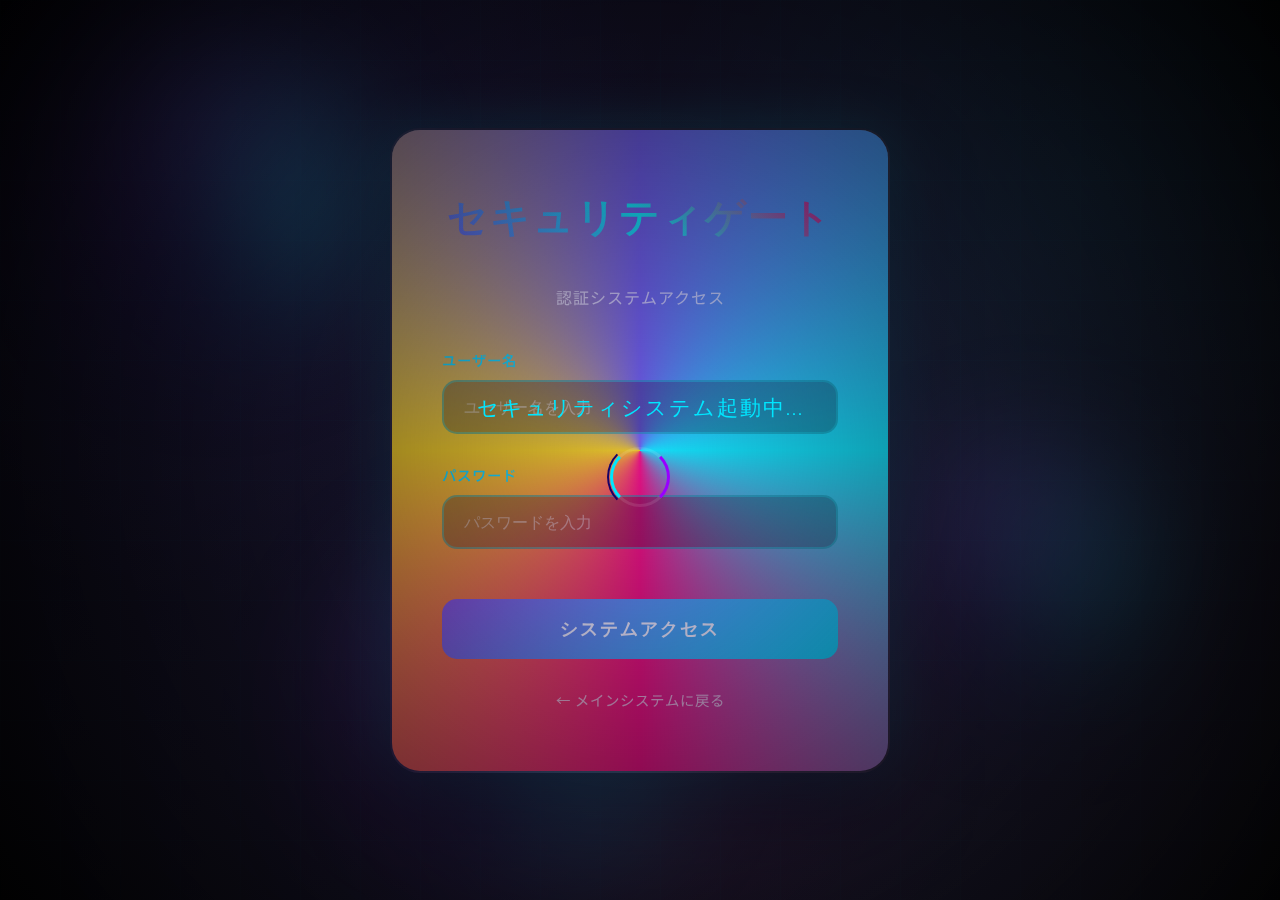
<file: login.html>
<!DOCTYPE html>
<html lang="ja">
<head>
  <meta charset="UTF-8">
  <meta name="viewport" content="width=device-width, initial-scale=1.0">
  <title>セキュリティゲート - 石田中学校 2年3組</title>
  
  <!-- Preload critical resources -->
  <link rel="preload" href="styles.css" as="style">
  
  <!-- Preconnect to external domains -->
  <link rel="preconnect" href="https://fonts.googleapis.com">
  <link rel="preconnect" href="https://fonts.gstatic.com" crossorigin>
  
  <!-- Load fonts -->
  <link href="https://fonts.googleapis.com/css2?family=Noto+Sans+JP:wght@300;400;500;700;900&family=Orbitron:wght@400;700;900&display=swap" rel="stylesheet">
  
  <!-- Critical CSS inline -->
  <style>
    :root {
      --primary: #0a0a0b;
      --secondary: #1a1a1d;
      --accent: #6c5ce7;
      --neon: #00ffff;
      --danger: #ff006b;
      --success: #00ff88;
      --transition: all 0.6s cubic-bezier(0.23, 1, 0.32, 1);
    }
    
    * {
      box-sizing: border-box;
      margin: 0;
      padding: 0;
    }
    
    body {
      font-family: 'Noto Sans JP', sans-serif;
      background: linear-gradient(145deg, #000000, #0a0a0b, #1a1a1d);
      color: white;
      overflow-x: hidden;
      min-height: 100vh;
      display: flex;
      align-items: center;
      justify-content: center;
      position: relative;
    }
    
    .loading {
      position: fixed;
      top: 0;
      left: 0;
      width: 100%;
      height: 100%;
      background: radial-gradient(circle, rgba(108, 92, 231, 0.2), rgba(0, 0, 0, 0.9));
      display: flex;
      flex-direction: column;
      align-items: center;
      justify-content: center;
      z-index: 10000;
      transition: all 1s ease;
    }
    
    .loading.fade-out {
      opacity: 0;
      pointer-events: none;
    }
  </style>
  
  <!-- Load main stylesheet -->
  <link rel="stylesheet" href="styles.css">
  
  <!-- Login specific styles -->
  <style>
    .login-container {
      background: linear-gradient(135deg, rgba(255, 255, 255, 0.1), rgba(255, 255, 255, 0.05));
      backdrop-filter: blur(25px);
      border: 2px solid transparent;
      border-radius: 30px;
      padding: 60px 50px;
      box-shadow: 
        0 40px 80px rgba(0, 0, 0, 0.6),
        inset 0 2px 0 rgba(255, 255, 255, 0.25),
        0 0 60px rgba(0, 255, 255, 0.2);
      position: relative;
      z-index: 100;
      max-width: 500px;
      width: 90%;
      text-align: center;
      animation: loginAppear 2s ease-out;
    }
    
    @keyframes loginAppear {
      0% {
        transform: translateY(100px) scale(0.8) rotateX(30deg);
        opacity: 0;
        filter: blur(20px);
      }
      100% {
        transform: translateY(0) scale(1) rotateX(0deg);
        opacity: 1;
        filter: blur(0);
      }
    }
    
    .login-container::before {
      content: '';
      position: absolute;
      inset: -2px;
      background: conic-gradient(from 0deg, #6c5ce7, #00ffff, #ff006b, #ffd700, #6c5ce7);
      border-radius: 30px;
      z-index: -1;
      animation: borderRotate 4s linear infinite;
    }
    
    @keyframes borderRotate {
      0% { transform: rotate(0deg); }
      100% { transform: rotate(360deg); }
    }
    
    .login-title {
      font-family: 'Orbitron', monospace;
      font-size: 2.5rem;
      font-weight: 900;
      background: linear-gradient(45deg, #6c5ce7, #00ffff, #ff006b);
      -webkit-background-clip: text;
      -webkit-text-fill-color: transparent;
      background-clip: text;
      margin-bottom: 40px;
      text-transform: uppercase;
      letter-spacing: 2px;
      animation: titlePulse 3s ease-in-out infinite;
    }
    
    @keyframes titlePulse {
      0%, 100% {
        text-shadow: 0 0 20px rgba(0, 255, 255, 0.3);
        transform: scale(1);
      }
      50% {
        text-shadow: 0 0 40px rgba(0, 255, 255, 0.6);
        transform: scale(1.02);
      }
    }
    
    .subtitle {
      font-size: 1rem;
      color: rgba(255, 255, 255, 0.7);
      margin-bottom: 40px;
      text-transform: uppercase;
      letter-spacing: 1px;
    }
    
    .form-group {
      position: relative;
      margin-bottom: 30px;
      text-align: left;
    }
    
    .form-label {
      display: block;
      margin-bottom: 10px;
      font-weight: 500;
      color: var(--neon);
      text-transform: uppercase;
      letter-spacing: 1px;
      font-size: 0.9rem;
    }
    
    .form-input {
      width: 100%;
      padding: 15px 20px;
      background: rgba(0, 0, 0, 0.3);
      border: 2px solid rgba(0, 255, 255, 0.3);
      border-radius: 15px;
      color: white;
      font-size: 1rem;
      font-family: 'Orbitron', monospace;
      transition: var(--transition);
      outline: none;
    }
    
    .form-input:focus {
      border-color: var(--neon);
      box-shadow: 
        0 0 20px rgba(0, 255, 255, 0.3),
        inset 0 0 20px rgba(0, 255, 255, 0.1);
      transform: scale(1.02);
    }
    
    .form-input::placeholder {
      color: rgba(255, 255, 255, 0.4);
    }
    
    .login-button {
      width: 100%;
      padding: 18px;
      background: linear-gradient(135deg, var(--accent), var(--neon));
      border: none;
      border-radius: 15px;
      color: white;
      font-size: 1.1rem;
      font-weight: 700;
      font-family: 'Orbitron', monospace;
      text-transform: uppercase;
      letter-spacing: 2px;
      cursor: pointer;
      transition: var(--transition);
      position: relative;
      overflow: hidden;
      margin-top: 20px;
    }
    
    .login-button::before {
      content: '';
      position: absolute;
      top: 0;
      left: -100%;
      width: 100%;
      height: 100%;
      background: linear-gradient(90deg, transparent, rgba(255, 255, 255, 0.2), transparent);
      transition: left 0.5s;
    }
    
    .login-button:hover::before {
      left: 100%;
    }
    
    .login-button:hover {
      transform: translateY(-3px) scale(1.02);
      box-shadow: 
        0 10px 30px rgba(0, 255, 255, 0.4),
        0 0 40px rgba(108, 92, 231, 0.3);
    }
    
    .login-button:active {
      transform: translateY(-1px) scale(0.98);
    }
    
    .back-link {
      display: inline-block;
      margin-top: 30px;
      color: rgba(255, 255, 255, 0.7);
      text-decoration: none;
      font-size: 0.9rem;
      transition: var(--transition);
      text-transform: uppercase;
      letter-spacing: 1px;
    }
    
    .back-link:hover {
      color: var(--neon);
      text-shadow: 0 0 10px rgba(0, 255, 255, 0.5);
    }
    
    .error-message {
      background: rgba(255, 0, 107, 0.2);
      border: 1px solid var(--danger);
      border-radius: 10px;
      padding: 15px;
      margin-top: 20px;
      color: var(--danger);
      font-weight: 500;
      animation: errorShake 0.5s ease-in-out;
      display: none;
    }
    
    @keyframes errorShake {
      0%, 100% { transform: translateX(0); }
      25% { transform: translateX(-5px); }
      75% { transform: translateX(5px); }
    }
    
    .scanning-effect {
      position: relative;
      overflow: hidden;
    }
    
    .scanning-effect::after {
      content: '';
      position: absolute;
      top: 0;
      left: -100%;
      width: 100%;
      height: 100%;
      background: linear-gradient(90deg, transparent, rgba(0, 255, 255, 0.3), transparent);
      animation: scan 2s ease-in-out infinite;
    }
    
    @keyframes scan {
      0% { left: -100%; }
      100% { left: 100%; }
    }
  </style>
</head>
<body>
  <div class="loading" id="loading">
    <div class="loading-text">セキュリティシステム起動中...</div>
    <div class="cyber-spinner"></div>
  </div>

  <!-- Background elements -->
  <div class="grid-bg"></div>
  <div class="holo-orbs">
    <div class="holo-orb"></div>
    <div class="holo-orb"></div>
    <div class="holo-orb"></div>
  </div>

  <!-- Canvas for particles -->
  <canvas id="particle-canvas" style="display: none;"></canvas>

  <div class="login-container scanning-effect">
    <h1 class="login-title">セキュリティゲート</h1>
    <p class="subtitle">認証システムアクセス</p>
    
    <form id="loginForm">
      <div class="form-group">
        <label for="username" class="form-label">ユーザー名</label>
        <input type="text" id="username" name="username" class="form-input" placeholder="ユーザー名を入力" required>
      </div>
      
      <div class="form-group">
        <label for="password" class="form-label">パスワード</label>
        <input type="password" id="password" name="password" class="form-input" placeholder="パスワードを入力" required>
      </div>
      
      <button type="submit" class="login-button">
        システムアクセス
      </button>
      
      <div id="errorMessage" class="error-message">
        アクセス拒否：認証情報が正しくありません
      </div>
    </form>
    
    <a href="index.html" class="back-link">← メインシステムに戻る</a>
  </div>

  <!-- Load JavaScript -->
  <script src="app.js" defer></script>
  
  <script>
    // Login functionality
    document.getElementById('loginForm').addEventListener('submit', function(e) {
      e.preventDefault();
      
      const username = document.getElementById('username').value;
      const password = document.getElementById('password').value;
      const errorMessage = document.getElementById('errorMessage');
      
      // Simple authentication
      if (password === 'kabaokun') {
        // Success animation
        this.style.animation = 'loginSuccess 1s ease-out';
        document.querySelector('.login-container').style.background = 'linear-gradient(135deg, rgba(0, 255, 136, 0.2), rgba(0, 255, 136, 0.1))';
        
        setTimeout(() => {
          window.location.href = 'dashboard.html';
        }, 1000);
      } else {
        // Error animation
        errorMessage.style.display = 'block';
        document.querySelector('.login-container').style.animation = 'errorShake 0.5s ease-in-out';
        
        setTimeout(() => {
          errorMessage.style.display = 'none';
          document.querySelector('.login-container').style.animation = '';
        }, 3000);
      }
    });
  </script>
  
  <style>
    @keyframes loginSuccess {
      0% { transform: scale(1); }
      50% { transform: scale(1.05); filter: brightness(1.2); }
      100% { transform: scale(1); filter: brightness(1); }
    }
  </style>
</body>
</html>
</file>
<file: styles.css>
/* Cyberpunk School Site - Optimized Styles */

:root {
  --primary: #0a0a0b;
  --secondary: #1a1a1d;
  --accent: #6c5ce7;
  --neon: #00ffff;
  --pink: #9900ff;
  --navy: #3742fa;
  --gold: #160067;
  --glass: rgba(255, 255, 255, 0.1);
  --glass-heavy: rgba(255, 255, 255, 0.15);
  --shadow-neon: 0 0 30px rgba(0, 255, 255, 0.5);
  --shadow-3d: 0 25px 50px -12px rgba(0, 0, 0, 0.6);
  --blur: blur(20px);
  --transition: all 0.6s cubic-bezier(0.23, 1, 0.32, 1);
}

/* Use will-change for elements that will be animated */
.holo-orb,
.loading,
nav,
section {
  will-change: transform;
}

/* Optimize animations with transform3d for hardware acceleration */
@keyframes gridMove {
  0% { transform: translate3d(0, 0, 0); }
  100% { transform: translate3d(60px, 60px, 0); }
}

@keyframes holoFloat {
  0%, 100% { 
    transform: translate3d(0, 0, 0) scale(1) rotate(0deg); 
    opacity: 0.3; 
  }
  25% { 
    transform: translate3d(150px, -100px, 0) scale(1.2) rotate(90deg); 
    opacity: 0.6; 
  }
  50% { 
    transform: translate3d(-80px, 80px, 0) scale(0.8) rotate(180deg); 
    opacity: 0.4; 
  }
  75% { 
    transform: translate3d(100px, 150px, 0) scale(1.1) rotate(270deg); 
    opacity: 0.7; 
  }
}

/* Enhanced background with reduced complexity */
body {
  background: 
    radial-gradient(circle at 15% 15%, rgba(108, 92, 231, 0.15) 0%, transparent 35%),
    radial-gradient(circle at 85% 20%, rgba(0, 255, 255, 0.1) 0%, transparent 35%),
    radial-gradient(circle at 50% 80%, rgba(255, 0, 107, 0.1) 0%, transparent 35%),
    linear-gradient(145deg, #000000, #0a0a0b, #1a1a1d);
  background-attachment: fixed;
}

/* Optimized 3D background grid */
.grid-bg {
  position: fixed;
  top: 0;
  left: 0;
  width: 100%;
  height: 100%;
  pointer-events: none;
  z-index: 1;
  background: 
    linear-gradient(rgba(0, 255, 255, 0.02) 1px, transparent 1px),
    linear-gradient(90deg, rgba(0, 255, 255, 0.02) 1px, transparent 1px);
  background-size: 60px 60px;
  animation: gridMove 20s linear infinite;
  /* Use contain for better performance */
  contain: strict;
}

/* Optimized holographic orbs */
.holo-orbs {
  position: fixed;
  top: 0;
  left: 0;
  width: 100%;
  height: 100%;
  pointer-events: none;
  z-index: 2;
  contain: strict;
}

.holo-orb {
  position: absolute;
  border-radius: 50%;
  background: conic-gradient(from 0deg, #6c5ce7, #00ffff, #090741c4, #a600ff43, #6c5ce7);
  filter: blur(60px); /* Reduced blur for better performance */
  animation: holoFloat 25s infinite ease-in-out;
  opacity: 0.4; /* Reduced opacity */
}

.holo-orb:nth-child(1) {
  width: 300px; /* Reduced size */
  height: 300px;
  top: 5%;
  left: 5%;
  animation-delay: 0s;
}

.holo-orb:nth-child(2) {
  width: 250px;
  height: 250px;
  top: 50%;
  right: 10%;
  animation-delay: -8s;
}

.holo-orb:nth-child(3) {
  width: 350px;
  height: 350px;
  bottom: 0%;
  left: 25%;
  animation-delay: -16s;
}

/* Particle canvas optimization */
#particle-canvas {
  position: fixed;
  top: 0;
  left: 0;
  width: 100%;
  height: 100%;
  pointer-events: none;
  z-index: 15;
  contain: strict;
}

/* Optimized navigation */
nav {
  position: fixed;
  top: 30px;
  left: 50%;
  transform: translateX(-50%);
  display: flex;
  gap: 12px;
  background: linear-gradient(135deg, var(--glass), rgba(255, 255, 255, 0.05));
  backdrop-filter: blur(20px); /* Reduced blur */
  border: 2px solid transparent;
  border-radius: 25px;
  padding: 12px;
  z-index: 1000;
  box-shadow: 
    0 25px 50px rgba(0, 0, 0, 0.4), /* Reduced shadow */
    inset 0 1px 0 rgba(255, 255, 255, 0.2);
  animation: navHover 4s ease-in-out infinite;
}

@keyframes navHover {
  0%, 100% { transform: translateX(-50%) translateY(0px); }
  50% { transform: translateX(-50%) translateY(-5px); }
}

nav::before {
  content: '';
  position: absolute;
  inset: -2px;
  background: radial-gradient(circle at center, rgba(0, 255, 255, 0.4), transparent 70%);
  border-radius: 25px;
  z-index: -1;
  animation: pulseGlow 2s ease-in-out infinite;
  box-shadow:
    0 0 20px rgba(0, 255, 255, 0.3), /* Reduced glow */
    0 0 40px rgba(255, 0, 107, 0.15),
    0 0 60px rgba(255, 215, 0, 0.08);
}

@keyframes pulseGlow {
  0%, 100% {
    transform: scale(1);
    opacity: 0.6;
  }
  50% {
    transform: scale(1.05);
    opacity: 1;
  }
}

nav a {
  color: white;
  font-weight: 500;
  text-decoration: none;
  padding: 15px 25px;
  border-radius: 18px;
  transition: var(--transition);
  position: relative;
  font-size: 0.9rem;
  overflow: hidden;
  text-transform: uppercase;
  letter-spacing: 1px;
}

nav a::before {
  content: '';
  position: absolute;
  inset: 0;
  background: linear-gradient(135deg, var(--neon), var(--pink));
  border-radius: 18px;
  opacity: 0;
  transition: var(--transition);
  transform: scale(0.8);
}

nav a:hover::before {
  opacity: 1;
  transform: scale(1);
}

nav a:hover {
  transform: scale(1.05) translateY(-2px); /* Reduced scale */
  box-shadow: var(--shadow-neon);
  text-shadow: 0 0 15px rgba(0, 255, 255, 0.6); /* Reduced glow */
}

nav a span {
  position: relative;
  z-index: 1;
}

/* Optimized header */
header {
  position: relative;
  text-align: center;
  padding: 120px 40px 100px;
  background: 
    linear-gradient(135deg, var(--glass-heavy) 0%, rgba(255, 255, 255, 0.05) 100%);
  backdrop-filter: blur(25px);
  border: 2px solid transparent;
  border-radius: 0 0 60px 60px;
  box-shadow: 
    0 40px 80px rgba(0, 0, 0, 0.6), /* Reduced shadow */
    inset 0 2px 0 rgba(255, 255, 255, 0.25);
  z-index: 100;
  overflow: hidden;
}

header h1 {
  font-family: 'Orbitron', monospace;
  font-size: clamp(2.5rem, 5vw, 4rem); /* Responsive scaling */
  font-weight: 900;
  background: linear-gradient(45deg, #6c5ce7, #00ffff, #ff006b, #ffd700);
  -webkit-background-clip: text;
  -webkit-text-fill-color: transparent;
  background-clip: text;
  background-size: 300% 300%;
  animation: textGradient 3s ease infinite, titleFloat 2s ease-out;
  margin-bottom: 30px;
  text-shadow: 0 0 30px rgba(0, 255, 255, 0.3); /* Reduced glow */
  letter-spacing: -0.02em;
  position: relative;
}

@keyframes textGradient {
  0% { background-position: 0% 50%; }
  50% { background-position: 100% 50%; }
  100% { background-position: 0% 50%; }
}

@keyframes titleFloat {
  0% { 
    transform: translateY(30px) scale(0.9); /* Reduced movement */
    opacity: 0;
    filter: blur(10px); /* Reduced blur */
  }
  100% { 
    transform: translateY(0) scale(1); 
    opacity: 1;
    filter: blur(0);
  }
}

header h1::after {
  content: '';
  position: absolute;
  bottom: -10px;
  left: 50%;
  transform: translateX(-50%);
  width: 150px; /* Reduced width */
  height: 2px; /* Reduced height */
  background: linear-gradient(90deg, transparent, var(--neon), transparent);
  animation: underlineGlow 2s ease-in-out infinite;
}

@keyframes underlineGlow {
  0%, 100% { opacity: 0.4; transform: translateX(-50%) scaleX(0.5); }
  50% { opacity: 0.8; transform: translateX(-50%) scaleX(1); }
}

header p {
  font-size: 1.2rem; /* Slightly smaller */
  font-weight: 300;
  color: rgba(255, 255, 255, 0.8);
  animation: subtitleSlide 2s ease-out 0.5s both;
  text-transform: uppercase;
  letter-spacing: 2px;
}

@keyframes subtitleSlide {
  from { transform: translateY(20px); opacity: 0; }
  to { transform: translateY(0); opacity: 0.8; }
}

/* Container */
.container {
  max-width: 1400px;
  margin: 0 auto;
  padding: 100px 40px 100px; /* Reduced top padding */
  position: relative;
  z-index: 20;
}

/* Optimized sections */
section {
  margin-bottom: 60px; /* Reduced margin */
  padding: 50px; /* Reduced padding */
  background: 
    linear-gradient(135deg, var(--glass) 0%, rgba(255, 255, 255, 0.05) 100%);
  backdrop-filter: blur(20px); /* Reduced blur */
  border: 2px solid transparent;
  border-radius: 30px; /* Reduced radius */
  box-shadow: 
    0 25px 50px rgba(0, 0, 0, 0.5), /* Reduced shadow */
    inset 0 2px 0 rgba(255, 255, 255, 0.2);
  opacity: 0;
  transform: translateY(60px) rotateX(15deg); /* Reduced movement */
  transition: all 0.8s cubic-bezier(0.23, 1, 0.32, 1); /* Faster transition */
  position: relative;
  overflow: hidden;
}

section::before {
  content: '';
  position: absolute;
  inset: -2px;
  background: conic-gradient(from 0deg, #6c5ce7, #00ffff, #ff006b, #ffd700, #6c5ce7);
  border-radius: 30px;
  z-index: -1;
  opacity: 0;
  transition: var(--transition);
}

section:hover::before {
  opacity: 0.2; /* Reduced opacity */
  animation: sectionBorderPulse 2s ease-in-out infinite;
}

@keyframes sectionBorderPulse {
  0%, 100% { opacity: 0.2; }
  50% { opacity: 0.4; }
}

section.visible {
  opacity: 1;
  transform: translateY(0) rotateX(0deg);
}

section:hover {
  transform: translateY(-8px) scale(1.01); /* Reduced scale */
  box-shadow: 
    0 40px 80px rgba(0, 0, 0, 0.7), /* Reduced shadow */
    0 0 30px rgba(0, 255, 255, 0.2);
}

/* Optimized headings */
h2 {
  font-family: 'Orbitron', monospace;
  font-size: 2.2rem; /* Slightly smaller */
  font-weight: 700;
  margin-bottom: 30px; /* Reduced margin */
  background: linear-gradient(45deg, #ffffff, #00ffff, #ff006b);
  -webkit-background-clip: text;
  -webkit-text-fill-color: transparent;
  background-clip: text;
  background-size: 200% 200%;
  animation: h2Gradient 3s ease infinite;
  position: relative;
  padding-left: 35px; /* Reduced padding */
  text-transform: uppercase;
  letter-spacing: 1px;
}

@keyframes h2Gradient {
  0% { background-position: 0% 50%; }
  50% { background-position: 100% 50%; }
  100% { background-position: 0% 50%; }
}

h2::before {
  content: '';
  position: absolute;
  left: 0;
  top: 50%;
  transform: translateY(-50%);
  width: 6px; /* Reduced width */
  height: 60%; /* Reduced height */
  background: linear-gradient(135deg, var(--neon), var(--pink));
  border-radius: 3px;
  box-shadow: 
    0 0 15px var(--neon), /* Reduced glow */
    0 0 30px var(--pink);
  animation: barPulse 2s ease-in-out infinite;
}

@keyframes barPulse {
  0%, 100% { transform: translateY(-50%) scale(1); }
  50% { transform: translateY(-50%) scale(1.1); }
}

/* Optimized table */
.table-container {
  overflow: hidden;
  border-radius: 20px; /* Reduced radius */
  background: rgba(0, 0, 0, 0.25); /* Reduced opacity */
  backdrop-filter: blur(12px); /* Reduced blur */
  border: 2px solid transparent;
  margin-top: 30px; /* Reduced margin */
  position: relative;
}

table {
  width: 100%;
  border-collapse: separate;
  border-spacing: 0;
  color: white;
  font-size: 0.95rem; /* Slightly smaller */
  font-weight: 400;
}

th {
  background: linear-gradient(135deg, rgba(108, 92, 231, 0.3), rgba(0, 255, 255, 0.25));
  color: white;
  font-weight: 700;
  padding: 20px 15px; /* Reduced padding */
  text-align: center;
  border-bottom: 2px solid rgba(0, 255, 255, 0.25);
  position: relative;
  text-transform: uppercase;
  letter-spacing: 0.8px;
}

th::after {
  content: '';
  position: absolute;
  bottom: -2px;
  left: 0;
  right: 0;
  height: 2px;
  background: linear-gradient(90deg, transparent, var(--neon), transparent);
  animation: thGlow 3s ease-in-out infinite;
}

@keyframes thGlow {
  0%, 100% { opacity: 0.4; }
  50% { opacity: 0.8; }
}

td {
  padding: 18px 15px; /* Reduced padding */
  text-align: center;
  border-bottom: 1px solid rgba(255, 255, 255, 0.08);
  transition: var(--transition);
  position: relative;
  font-weight: 300;
}

tr:hover td {
  background: rgba(0, 255, 255, 0.08); /* Reduced opacity */
  transform: scale(1.01); /* Reduced scale */
  box-shadow: 
    inset 0 0 15px rgba(0, 255, 255, 0.2), /* Reduced glow */
    0 4px 12px rgba(0, 0, 0, 0.4);
}

tr:nth-child(even) td {
  background: rgba(255, 255, 255, 0.015); /* Reduced opacity */
}

/* Optimized list items */
ul {
  list-style: none;
  padding: 0;
}

li {
  background: rgba(0, 0, 0, 0.15); /* Reduced opacity */
  margin-bottom: 15px; /* Reduced margin */
  padding: 20px 25px; /* Reduced padding */
  border-radius: 15px; /* Reduced radius */
  border: 2px solid transparent;
  transition: var(--transition);
  position: relative;
  overflow: hidden;
  font-weight: 300;
}

li::before {
  content: '';
  position: absolute;
  inset: -2px;
  background: linear-gradient(45deg, #6c5ce7, #00ffff, #ff006b, #ffd700);
  border-radius: 15px;
  z-index: -1;
  opacity: 0;
  transition: var(--transition);
}

li::after {
  content: '';
  position: absolute;
  left: 0;
  top: 50%;
  transform: translateY(-50%);
  width: 4px; /* Reduced width */
  height: 0;
  background: linear-gradient(135deg, var(--neon), var(--pink));
  border-radius: 2px;
  transition: var(--transition);
}

li:hover {
  transform: translateX(10px) scale(1.01); /* Reduced movement and scale */
  box-shadow: 
    0 12px 30px rgba(0, 0, 0, 0.4), /* Reduced shadow */
    0 0 20px rgba(0, 255, 255, 0.2);
}

li:hover::before {
  opacity: 0.2; /* Reduced opacity */
}

li:hover::after {
  height: 50%; /* Reduced height */
}

/* Loading screen optimizations */
.loading-text {
  font-family: 'Orbitron', monospace;
  font-size: 1.3rem; /* Slightly smaller */
  color: var(--neon);
  margin-bottom: 25px; /* Reduced margin */
  text-transform: uppercase;
  letter-spacing: 2px; /* Reduced spacing */
  animation: loadingTextGlow 2s ease-in-out infinite;
}

@keyframes loadingTextGlow {
  0%, 100% { opacity: 0.4; text-shadow: 0 0 8px var(--neon); }
  50% { opacity: 0.8; text-shadow: 0 0 20px var(--neon); }
}

.cyber-spinner {
  width: 60px; /* Reduced size */
  height: 60px;
  border: 3px solid rgba(255, 255, 255, 0.1); /* Reduced border */
  border-left: 3px solid var(--neon);
  border-right: 3px solid var(--pink);
  border-radius: 50%;
  animation: cyberSpin 1.2s linear infinite; /* Faster spin */
  position: relative;
}

.cyber-spinner::before {
  content: '';
  position: absolute;
  inset: -6px; /* Reduced inset */
  border: 2px solid transparent;
  border-left: 2px solid var(--gold);
  border-radius: 50%;
  animation: cyberSpin 0.8s linear infinite reverse; /* Faster reverse spin */
}

@keyframes cyberSpin {
  0% { transform: rotate(0deg); }
  100% { transform: rotate(360deg); }
}

/* Enhanced responsive design */
@media (max-width: 768px) {
  :root {
    --transition: all 0.4s cubic-bezier(0.23, 1, 0.32, 1); /* Faster on mobile */
  }

  /* Reduce animation complexity on mobile */
  .holo-orb {
    display: none; /* Hide complex animations on mobile */
  }

  .grid-bg {
    animation: none; /* Disable grid animation on mobile */
  }

  nav {
    position: static;
    transform: none;
    margin: 15px;
    flex-wrap: wrap;
    justify-content: center;
    gap: 6px;
    padding: 8px;
  }

  nav a {
    padding: 10px 14px;
    font-size: 0.75rem;
  }

  header {
    padding: 60px 20px 40px;
    border-radius: 0;
  }

  header h1 {
    font-size: 2rem;
  }

  header p {
    font-size: 1rem;
  }

  .container {
    padding: 40px 20px;
  }

  section {
    padding: 30px 20px;
    border-radius: 20px;
    margin-bottom: 30px;
  }

  h2 {
    font-size: 1.8rem;
    padding-left: 25px;
  }

  table, th, td {
    font-size: 0.85rem;
  }

  th, td {
    padding: 12px 8px;
  }

  li {
    padding: 15px 20px;
    margin-bottom: 12px;
  }
}

/* Reduce motion for users who prefer it */
@media (prefers-reduced-motion: reduce) {
  * {
    animation-duration: 0.01ms !important;
    animation-iteration-count: 1 !important;
    transition-duration: 0.01ms !important;
  }

  .holo-orb,
  .grid-bg {
    animation: none !important;
  }
}

/* Print styles */
@media print {
  .loading,
  .grid-bg,
  .holo-orbs,
  #particle-canvas,
  nav {
    display: none !important;
  }

  body {
    background: white !important;
    color: black !important;
  }

  section {
    background: white !important;
    box-shadow: none !important;
    border: 1px solid #ccc !important;
  }
}

/* ========== ENHANCED CYBER ANIMATIONS ========== */

/* Glitch text effect for special elements */
.glitch-text {
  position: relative;
  color: var(--neon);
  font-family: 'Orbitron', monospace;
  animation: glitch 2s infinite;
}

.glitch-text::before,
.glitch-text::after {
  content: attr(data-text);
  position: absolute;
  top: 0;
  left: 0;
  width: 100%;
  height: 100%;
}

.glitch-text::before {
  animation: glitch-1 0.5s infinite;
  color: var(--danger);
  z-index: -1;
}

.glitch-text::after {
  animation: glitch-2 0.5s infinite;
  color: var(--accent);
  z-index: -2;
}

@keyframes glitch {
  0%, 74%, 76%, 100% {
    transform: translate(0);
  }
  75% {
    transform: translate(-2px, 2px);
  }
}

@keyframes glitch-1 {
  0%, 74%, 76%, 100% {
    transform: translate(0);
    opacity: 1;
  }
  75% {
    transform: translate(2px, -2px);
    opacity: 0.8;
  }
}

@keyframes glitch-2 {
  0%, 74%, 76%, 100% {
    transform: translate(0);
    opacity: 1;
  }
  75% {
    transform: translate(-2px, -2px);
    opacity: 0.8;
  }
}

/* Energy wave effect */
.energy-wave {
  position: fixed;
  top: 0;
  left: 0;
  width: 100%;
  height: 100%;
  pointer-events: none;
  z-index: 5;
  overflow: hidden;
}

.energy-wave::before {
  content: '';
  position: absolute;
  top: 50%;
  left: -100%;
  width: 200%;
  height: 2px;
  background: linear-gradient(90deg, 
    transparent 0%, 
    var(--neon) 25%, 
    var(--pink) 50%, 
    var(--accent) 75%, 
    transparent 100%);
  animation: energyFlow 8s linear infinite;
  box-shadow: 
    0 0 10px var(--neon),
    0 0 20px var(--pink),
    0 0 30px var(--accent);
}

@keyframes energyFlow {
  0% {
    left: -100%;
    transform: translateY(-50%) scaleX(0);
  }
  10% {
    transform: translateY(-50%) scaleX(1);
  }
  90% {
    transform: translateY(-50%) scaleX(1);
  }
  100% {
    left: 100%;
    transform: translateY(-50%) scaleX(0);
  }
}

/* Holographic scan lines */
.scan-lines {
  position: fixed;
  top: 0;
  left: 0;
  width: 100%;
  height: 100%;
  pointer-events: none;
  z-index: 3;
  background: repeating-linear-gradient(
    0deg,
    transparent 0px,
    transparent 2px,
    rgba(0, 255, 255, 0.03) 2px,
    rgba(0, 255, 255, 0.03) 4px
  );
  animation: scanMove 0.1s linear infinite;
}

@keyframes scanMove {
  0% { transform: translateY(0px); }
  100% { transform: translateY(4px); }
}

/* Floating data fragments */
.data-fragments {
  position: fixed;
  top: 0;
  left: 0;
  width: 100%;
  height: 100%;
  pointer-events: none;
  z-index: 2;
  overflow: hidden;
}

.data-fragment {
  position: absolute;
  color: var(--neon);
  font-family: 'Orbitron', monospace;
  font-size: 0.7rem;
  opacity: 0.3;
  animation: fragmentFloat 15s linear infinite;
}

.data-fragment:nth-child(1) { animation-delay: 0s; }
.data-fragment:nth-child(2) { animation-delay: -3s; }
.data-fragment:nth-child(3) { animation-delay: -6s; }
.data-fragment:nth-child(4) { animation-delay: -9s; }
.data-fragment:nth-child(5) { animation-delay: -12s; }

@keyframes fragmentFloat {
  0% {
    transform: translateY(100vh) translateX(0px) rotate(0deg);
    opacity: 0;
  }
  10% {
    opacity: 0.3;
  }
  90% {
    opacity: 0.3;
  }
  100% {
    transform: translateY(-100px) translateX(100px) rotate(180deg);
    opacity: 0;
  }
}

/* Electromagnetic pulse effect */
.emp-pulse {
  position: fixed;
  top: 50%;
  left: 50%;
  width: 4px;
  height: 4px;
  background: var(--neon);
  border-radius: 50%;
  transform: translate(-50%, -50%);
  pointer-events: none;
  z-index: 10;
  animation: empExpand 6s ease-out infinite;
}

@keyframes empExpand {
  0% {
    width: 4px;
    height: 4px;
    opacity: 1;
    box-shadow: 
      0 0 0 0 rgba(0, 255, 255, 0.6),
      0 0 0 0 rgba(255, 0, 107, 0.4),
      0 0 0 0 rgba(108, 92, 231, 0.3);
  }
  50% {
    width: 4px;
    height: 4px;
    opacity: 0.8;
    box-shadow: 
      0 0 0 200px rgba(0, 255, 255, 0),
      0 0 0 400px rgba(255, 0, 107, 0),
      0 0 0 600px rgba(108, 92, 231, 0);
  }
  100% {
    width: 4px;
    height: 4px;
    opacity: 0;
    box-shadow: 
      0 0 0 200px rgba(0, 255, 255, 0),
      0 0 0 400px rgba(255, 0, 107, 0),
      0 0 0 600px rgba(108, 92, 231, 0);
  }
}

/* Enhanced mouse interaction */
.interactive-element {
  transition: all 0.3s cubic-bezier(0.68, -0.55, 0.265, 1.55);
  position: relative;
  overflow: hidden;
}

.interactive-element::after {
  content: '';
  position: absolute;
  top: 50%;
  left: 50%;
  width: 0;
  height: 0;
  background: radial-gradient(circle, var(--neon) 0%, transparent 70%);
  border-radius: 50%;
  transform: translate(-50%, -50%);
  transition: all 0.6s ease;
  pointer-events: none;
  z-index: 0;
}

.interactive-element:hover::after {
  width: 200%;
  height: 200%;
  opacity: 0.1;
}

/* Cyber grid overlay */
.cyber-grid {
  position: fixed;
  top: 0;
  left: 0;
  width: 100%;
  height: 100%;
  pointer-events: none;
  z-index: 1;
  background-image: 
    radial-gradient(circle at 25% 25%, rgba(0, 255, 255, 0.1) 0%, transparent 50%),
    radial-gradient(circle at 75% 75%, rgba(255, 0, 107, 0.1) 0%, transparent 50%),
    linear-gradient(0deg, transparent 24%, rgba(255, 255, 255, 0.02) 25%, rgba(255, 255, 255, 0.02) 26%, transparent 27%, transparent 74%, rgba(255, 255, 255, 0.02) 75%, rgba(255, 255, 255, 0.02) 76%, transparent 77%),
    linear-gradient(90deg, transparent 24%, rgba(255, 255, 255, 0.02) 25%, rgba(255, 255, 255, 0.02) 26%, transparent 27%, transparent 74%, rgba(255, 255, 255, 0.02) 75%, rgba(255, 255, 255, 0.02) 76%, transparent 77%);
  background-size: 100px 100px, 150px 150px, 50px 50px, 50px 50px;
  animation: gridShift 20s linear infinite;
}

@keyframes gridShift {
  0% { background-position: 0% 0%, 0% 0%, 0% 0%, 0% 0%; }
  100% { background-position: 100% 100%, -100% -100%, 50px 50px, 50px 50px; }
}

/* Quantum particle effect */
.quantum-particle {
  position: absolute;
  width: 2px;
  height: 2px;
  background: var(--neon);
  border-radius: 50%;
  animation: quantumMove 8s linear infinite;
  box-shadow: 0 0 6px var(--neon);
}

@keyframes quantumMove {
  0% {
    transform: translate(0, 0) scale(1);
    opacity: 0;
  }
  10% {
    opacity: 1;
  }
  25% {
    transform: translate(200px, -100px) scale(1.5);
    opacity: 0.8;
  }
  50% {
    transform: translate(-150px, 200px) scale(0.5);
    opacity: 0.6;
  }
  75% {
    transform: translate(300px, 50px) scale(1.2);
    opacity: 0.4;
  }
  90% {
    opacity: 0.2;
  }
  100% {
    transform: translate(-100px, -200px) scale(0.8);
    opacity: 0;
  }
}

/* Neural network connections */
.neural-network {
  position: fixed;
  top: 0;
  left: 0;
  width: 100%;
  height: 100%;
  pointer-events: none;
  z-index: 1;
}

.neural-node {
  position: absolute;
  width: 6px;
  height: 6px;
  background: var(--accent);
  border-radius: 50%;
  animation: neuralPulse 4s ease-in-out infinite;
  box-shadow: 
    0 0 10px var(--accent),
    0 0 20px var(--accent),
    0 0 30px var(--accent);
}

.neural-node:nth-child(1) { top: 20%; left: 10%; animation-delay: 0s; }
.neural-node:nth-child(2) { top: 40%; left: 80%; animation-delay: 1s; }
.neural-node:nth-child(3) { top: 70%; left: 30%; animation-delay: 2s; }
.neural-node:nth-child(4) { top: 15%; left: 60%; animation-delay: 3s; }

@keyframes neuralPulse {
  0%, 100% {
    transform: scale(1);
    opacity: 0.6;
  }
  50% {
    transform: scale(1.5);
    opacity: 1;
  }
}

/* Data stream visualization */
.data-stream-visual {
  position: relative;
  height: 200px;
  background: rgba(0, 0, 0, 0.2);
  border-radius: 15px;
  overflow: hidden;
  margin: 20px 0;
}

.stream-line {
  position: absolute;
  height: 1px;
  background: linear-gradient(90deg, transparent, var(--neon), transparent);
  animation: streamFlow 3s linear infinite;
  width: 100%;
}

.stream-line:nth-child(1) { top: 20%; animation-delay: 0s; }
.stream-line:nth-child(2) { top: 40%; animation-delay: 0.5s; }
.stream-line:nth-child(3) { top: 60%; animation-delay: 1s; }
.stream-line:nth-child(4) { top: 80%; animation-delay: 1.5s; }

@keyframes streamFlow {
  0% { transform: translateX(-100%); opacity: 0; }
  10% { opacity: 1; }
  90% { opacity: 1; }
  100% { transform: translateX(100%); opacity: 0; }
}

/* Apply interactive effects to elements */
nav a,
section,
li,
.dashboard-card {
  /* Add interactive class automatically */
}

/* Add quantum particles to specific elements */
header::after {
  content: '';
  position: absolute;
  top: 10%;
  left: 10%;
  width: 2px;
  height: 2px;
  background: var(--pink);
  border-radius: 50%;
  animation: quantumMove 12s linear infinite;
  box-shadow: 0 0 8px var(--pink);
}

/* Performance optimizations for low-end devices */
@media (max-width: 768px) and (prefers-reduced-motion: no-preference) {
  .energy-wave,
  .scan-lines,
  .data-fragments,
  .emp-pulse,
  .cyber-grid,
  .neural-network {
    display: none;
  }
}

@media (prefers-reduced-motion: reduce) {
  .glitch-text,
  .energy-wave,
  .scan-lines,
  .data-fragments,
  .emp-pulse,
  .cyber-grid,
  .quantum-particle,
  .neural-network,
  .stream-line {
    animation: none !important;
  }
}
</file>
